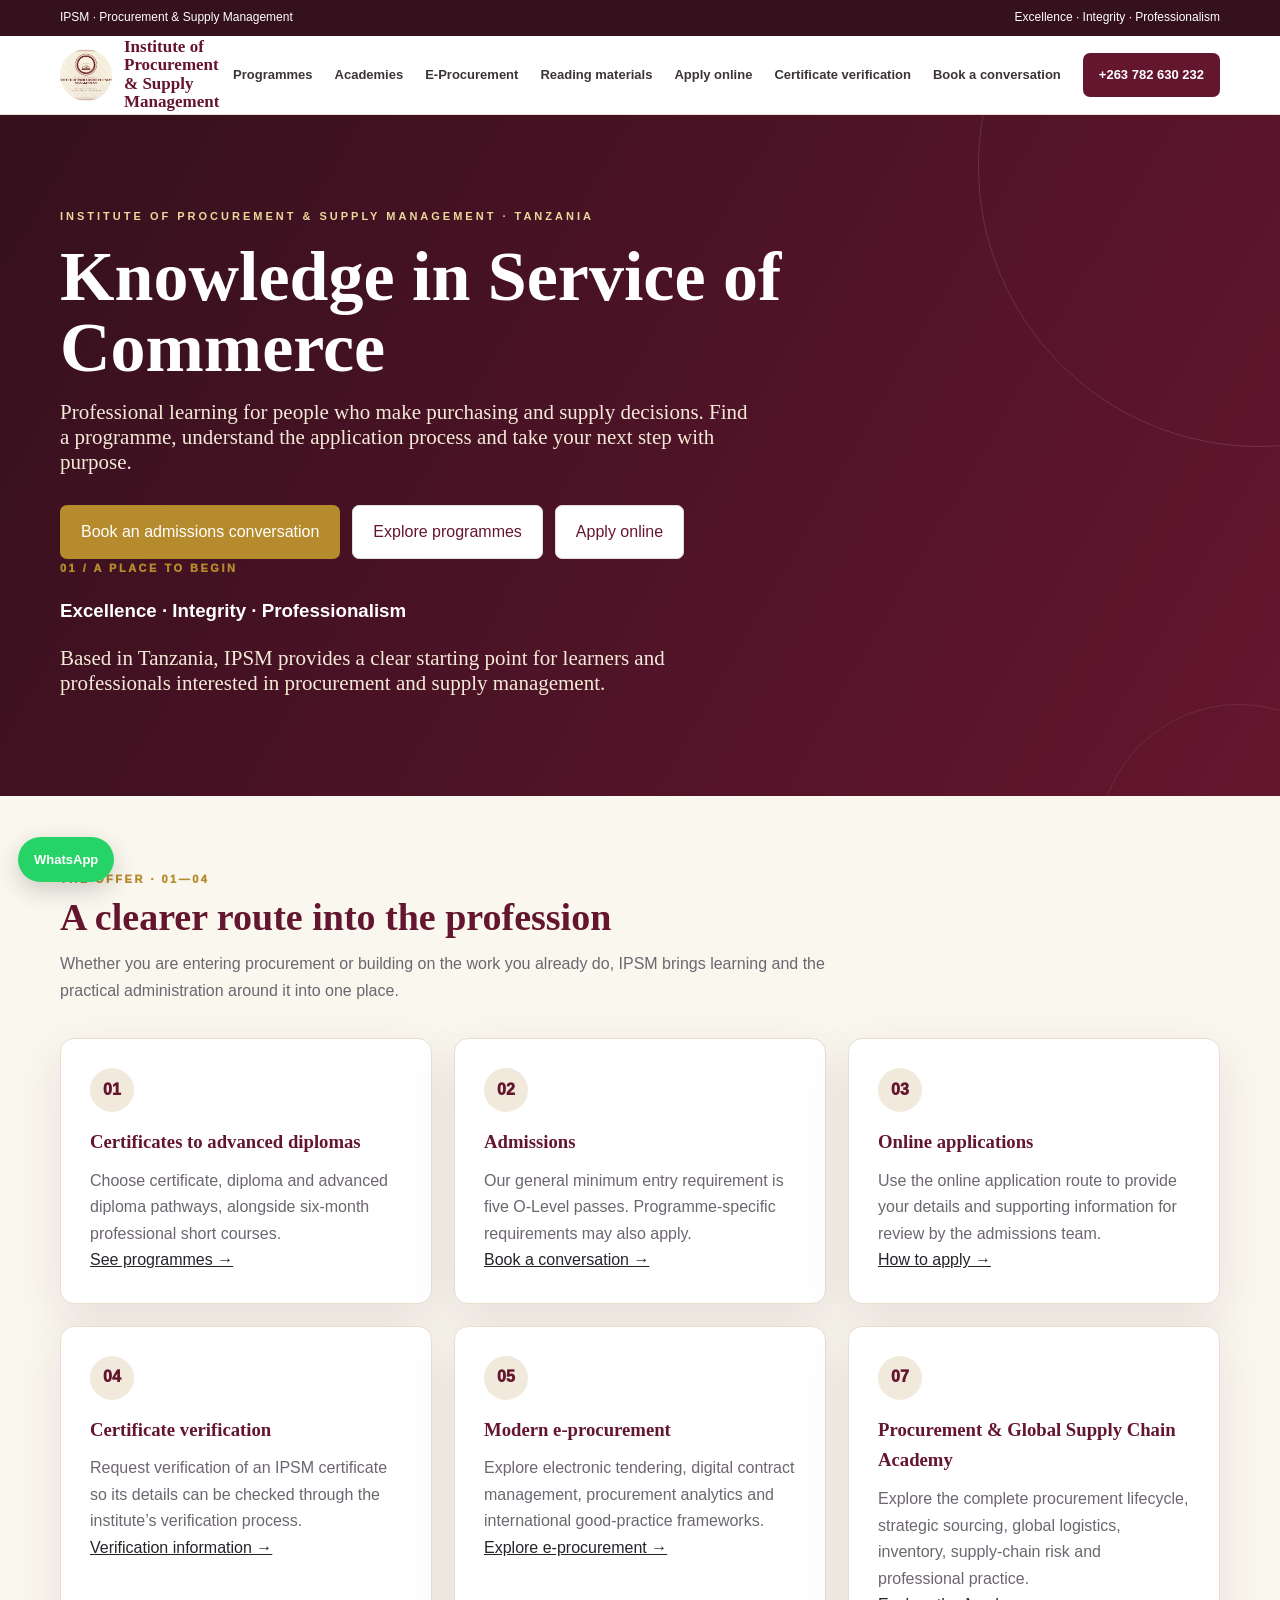
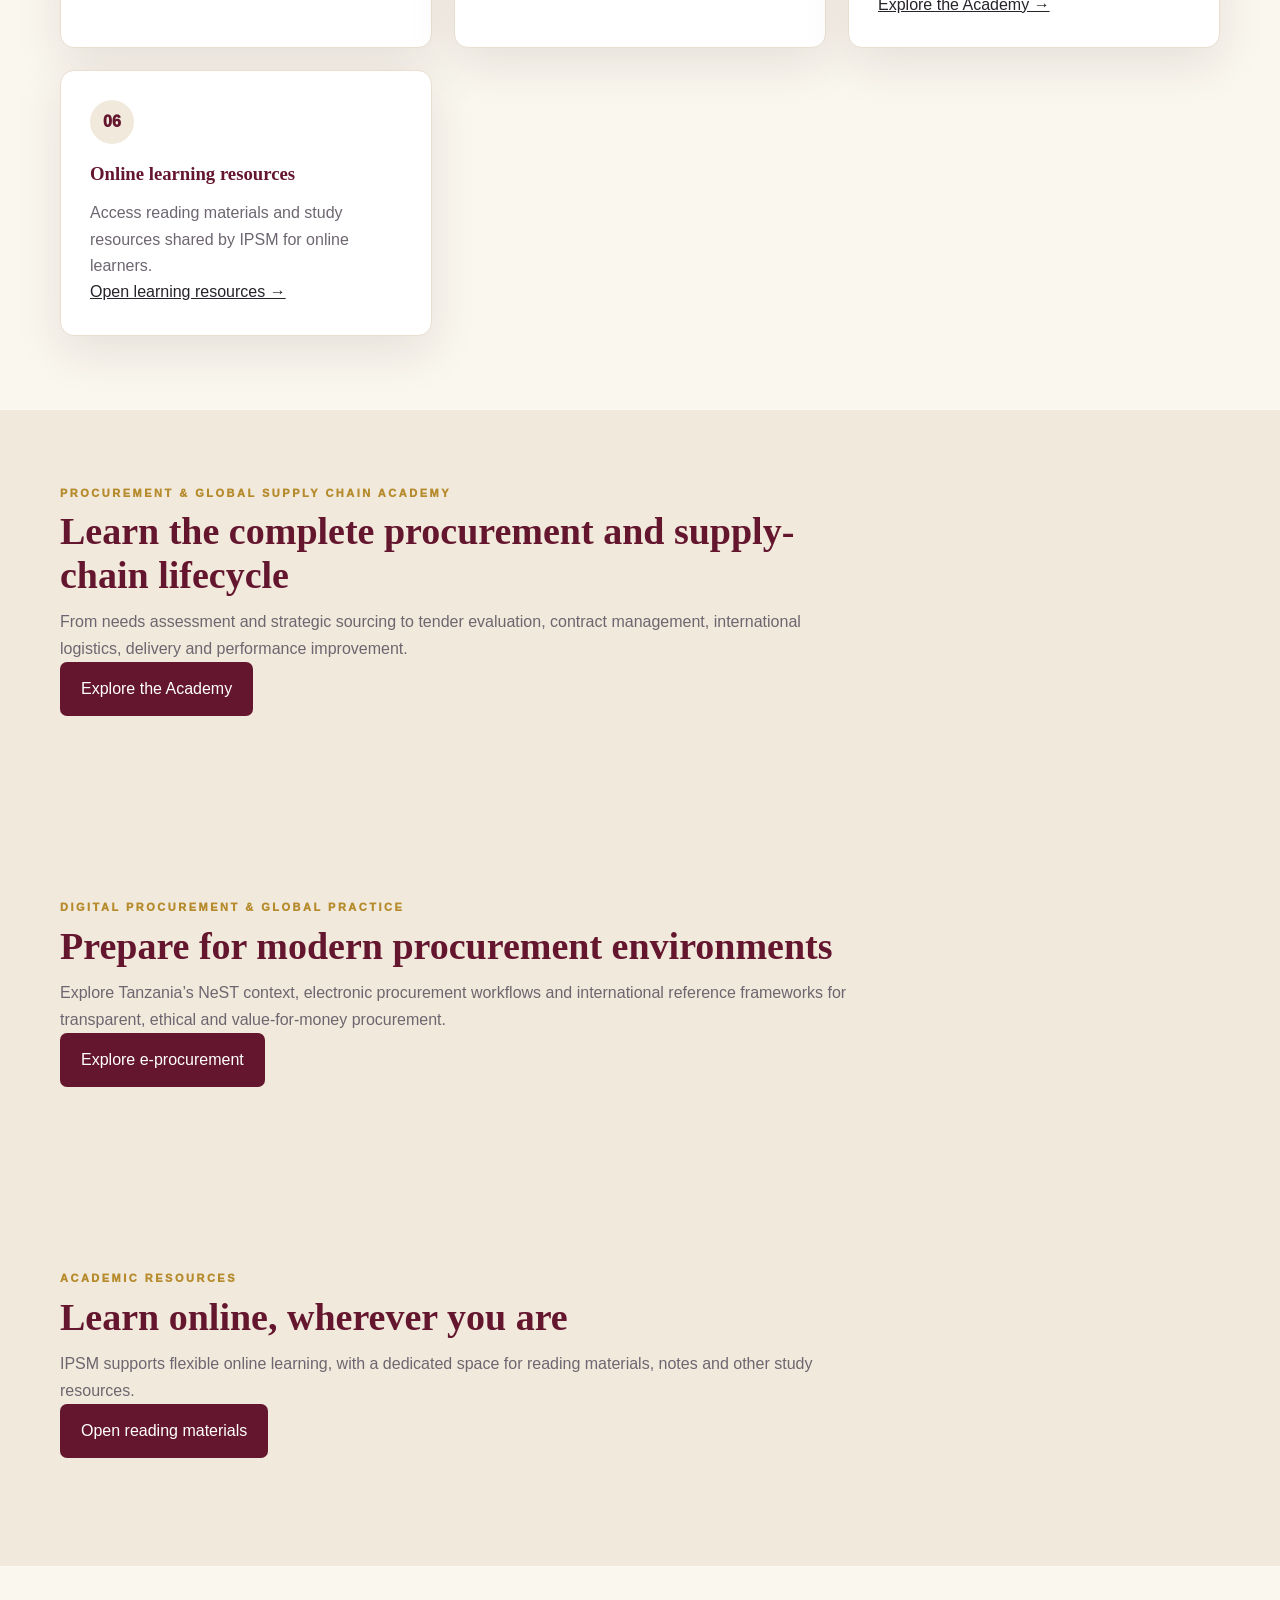
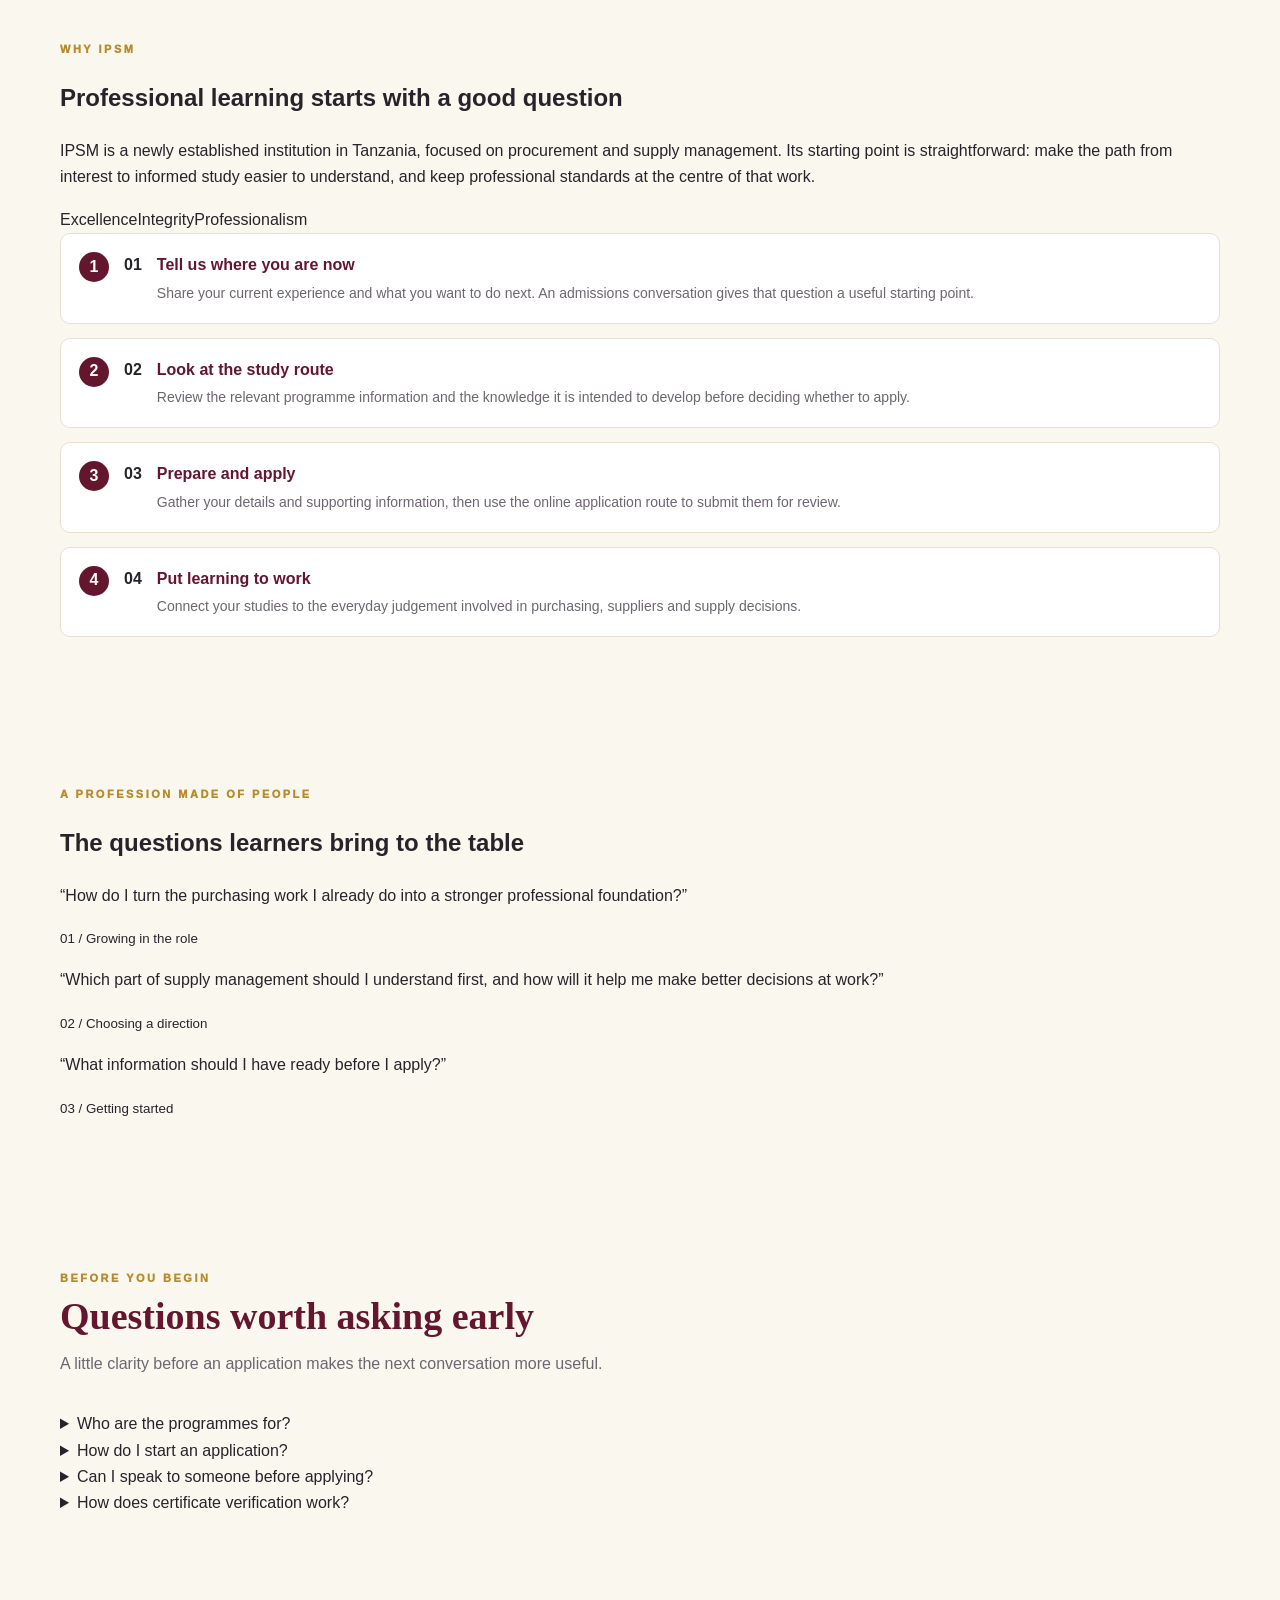
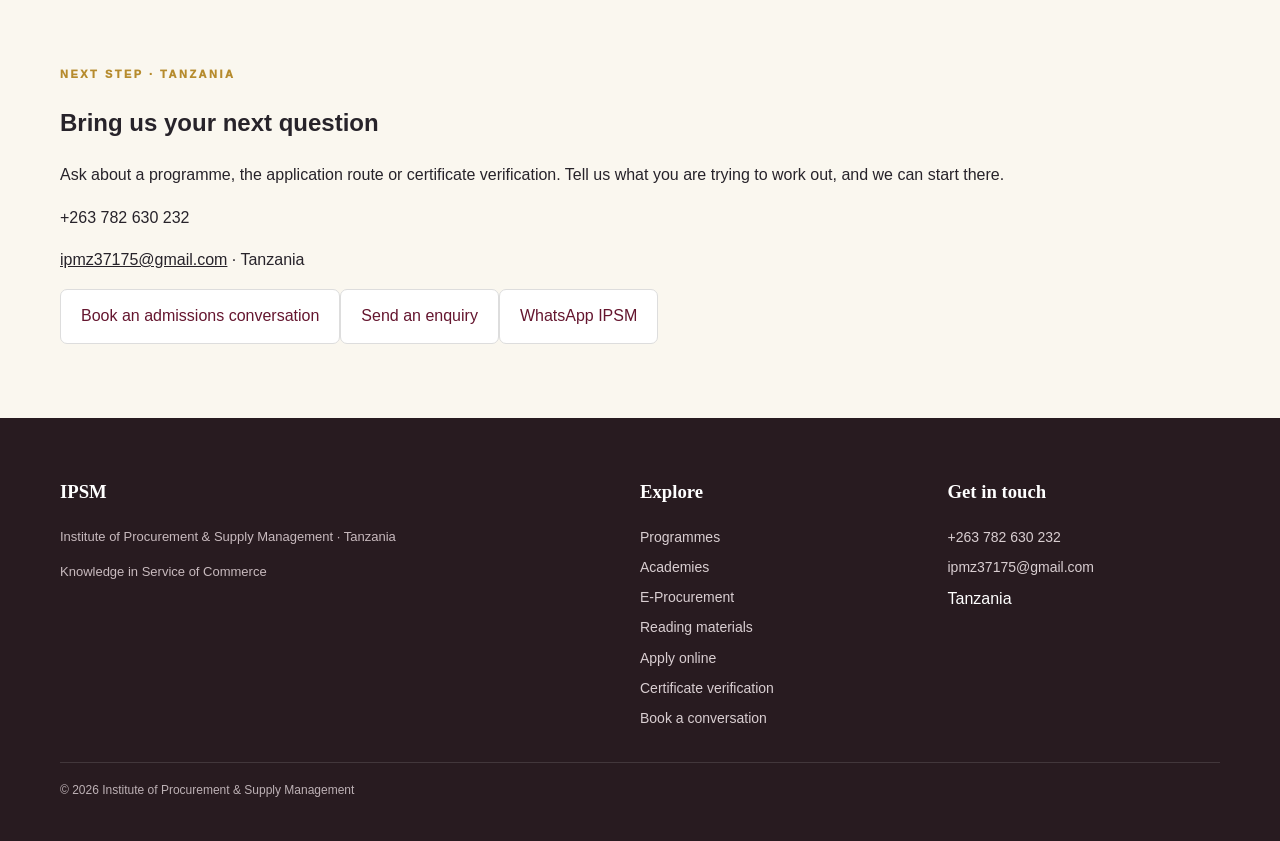
<file: index.html>
<!doctype html><html lang="en"><head><meta charset="utf-8"><meta name="viewport" content="width=device-width,initial-scale=1"><meta name="description" content="Institute of Procurement & Supply Management, Tanzania — Knowledge in Service of Commerce."><meta name="theme-color" content="#65162f"><title>IPSM | Procurement & Supply Management</title><link rel="icon" href="assets/ipsm-nameplate.png"><link rel="stylesheet" href="style.css"></head><body>
<div class="top"><div class="container"><span>IPSM · Procurement &amp; Supply Management</span><span>Excellence · Integrity · Professionalism</span></div></div>
<header class="site-header"><div class="container nav"><a class="brand" href="index.html"><img src="assets/ipsm-nameplate.png" alt="IPSM nameplate"><span>Institute of Procurement<br>&amp; Supply Management</span></a><button class="nav-toggle" aria-label="Open navigation" aria-expanded="false">☰</button><nav class="menu"><a href="programmes.html">Programmes</a><a href="academies.html">Academies</a><a href="eprocurement.html">E-Procurement</a><a href="resources.html">Reading materials</a><a href="apply.html">Apply online</a><a href="verify.html">Certificate verification</a><a href="admissions.html">Book a conversation</a><a class="cta" href="https://wa.me/263782630232" target="_blank" rel="noopener">+263 782 630 232</a></nav></div></header>
<main>
<section class="hero"><div class="container hero-grid"><div><div class="kicker">INSTITUTE OF PROCUREMENT &amp; SUPPLY MANAGEMENT · TANZANIA</div><h1>Knowledge in Service of Commerce</h1><p>Professional learning for people who make purchasing and supply decisions. Find a programme, understand the application process and take your next step with purpose.</p><div class="actions"><a class="btn btn-gold" href="admissions.html">Book an admissions conversation</a><a class="btn btn-light" href="programmes.html">Explore programmes</a><a class="btn btn-light" href="apply.html">Apply online</a></div></div><div class="hero-card"><div class="eyebrow">01 / A PLACE TO BEGIN</div><h3>Excellence · Integrity · Professionalism</h3><p>Based in Tanzania, IPSM provides a clear starting point for learners and professionals interested in procurement and supply management.</p></div></div></section>
<section><div class="container"><div class="section-head"><div class="eyebrow">THE OFFER · 01—04</div><h2>A clearer route into the profession</h2><p>Whether you are entering procurement or building on the work you already do, IPSM brings learning and the practical administration around it into one place.</p></div><div class="grid four"><div class="card"><div class="icon">01</div><h3>Certificates to advanced diplomas</h3><p>Choose certificate, diploma and advanced diploma pathways, alongside six-month professional short courses.</p><a href="programmes.html">See programmes →</a></div><div class="card"><div class="icon">02</div><h3>Admissions</h3><p>Our general minimum entry requirement is five O-Level passes. Programme-specific requirements may also apply.</p><a href="admissions.html">Book a conversation →</a></div><div class="card"><div class="icon">03</div><h3>Online applications</h3><p>Use the online application route to provide your details and supporting information for review by the admissions team.</p><a href="apply.html">How to apply →</a></div><div class="card"><div class="icon">04</div><h3>Certificate verification</h3><p>Request verification of an IPSM certificate so its details can be checked through the institute’s verification process.</p><a href="verify.html">Verification information →</a></div><div class="card"><div class="icon">05</div><h3>Modern e-procurement</h3><p>Explore electronic tendering, digital contract management, procurement analytics and international good-practice frameworks.</p><a href="eprocurement.html">Explore e-procurement →</a></div><div class="card"><div class="icon">07</div><h3>Procurement &amp; Global Supply Chain Academy</h3><p>Explore the complete procurement lifecycle, strategic sourcing, global logistics, inventory, supply-chain risk and professional practice.</p><a href="academies.html">Explore the Academy →</a></div><div class="card"><div class="icon">06</div><h3>Online learning resources</h3><p>Access reading materials and study resources shared by IPSM for online learners.</p><a href="resources.html">Open learning resources →</a></div></div></div></section>
<section class="band"><div class="container"><div class="section-head"><div class="eyebrow">PROCUREMENT &amp; GLOBAL SUPPLY CHAIN ACADEMY</div><h2>Learn the complete procurement and supply-chain lifecycle</h2><p>From needs assessment and strategic sourcing to tender evaluation, contract management, international logistics, delivery and performance improvement.</p><a class="btn btn-dark" href="academies.html">Explore the Academy</a></div></div></section><section class="band"><div class="container"><div class="section-head"><div class="eyebrow">DIGITAL PROCUREMENT &amp; GLOBAL PRACTICE</div><h2>Prepare for modern procurement environments</h2><p>Explore Tanzania’s NeST context, electronic procurement workflows and international reference frameworks for transparent, ethical and value-for-money procurement.</p><a class="btn btn-dark" href="eprocurement.html">Explore e-procurement</a></div></div></section>
<section class="band"><div class="container"><div class="section-head"><div class="eyebrow">ACADEMIC RESOURCES</div><h2>Learn online, wherever you are</h2><p>IPSM supports flexible online learning, with a dedicated space for reading materials, notes and other study resources.</p><a class="btn btn-dark" href="resources.html">Open reading materials</a></div></div></section>
<section><div class="container split"><div><div class="eyebrow">WHY IPSM</div><h2>Professional learning starts with a good question</h2><p>IPSM is a newly established institution in Tanzania, focused on procurement and supply management. Its starting point is straightforward: make the path from interest to informed study easier to understand, and keep professional standards at the centre of that work.</p><div class="pillars"><span>Excellence</span><span>Integrity</span><span>Professionalism</span></div></div><div class="steps"><div class="step"><b>01</b><div><h3>Tell us where you are now</h3><p>Share your current experience and what you want to do next. An admissions conversation gives that question a useful starting point.</p></div></div><div class="step"><b>02</b><div><h3>Look at the study route</h3><p>Review the relevant programme information and the knowledge it is intended to develop before deciding whether to apply.</p></div></div><div class="step"><b>03</b><div><h3>Prepare and apply</h3><p>Gather your details and supporting information, then use the online application route to submit them for review.</p></div></div><div class="step"><b>04</b><div><h3>Put learning to work</h3><p>Connect your studies to the everyday judgement involved in purchasing, suppliers and supply decisions.</p></div></div></div></div></section>
<section class="quote"><div class="container"><div class="eyebrow">A PROFESSION MADE OF PEOPLE</div><h2>The questions learners bring to the table</h2><div class="quote-grid"><div><p>“How do I turn the purchasing work I already do into a stronger professional foundation?”</p><small>01 / Growing in the role</small></div><div><p>“Which part of supply management should I understand first, and how will it help me make better decisions at work?”</p><small>02 / Choosing a direction</small></div><div><p>“What information should I have ready before I apply?”</p><small>03 / Getting started</small></div></div></div></section>
<section><div class="container"><div class="section-head"><div class="eyebrow">BEFORE YOU BEGIN</div><h2>Questions worth asking early</h2><p>A little clarity before an application makes the next conversation more useful.</p></div><div class="faq"><details><summary>Who are the programmes for?</summary><p>Speak with IPSM admissions about your current experience, qualifications and study goals to identify the appropriate route.</p></details><details><summary>How do I start an application?</summary><p>Review the programme information, prepare your supporting details and use the online application page.</p></details><details><summary>Can I speak to someone before applying?</summary><p>Yes. Use the admissions conversation route or contact IPSM directly by WhatsApp or email.</p></details><details><summary>How does certificate verification work?</summary><p>Submit the certificate details through the verification page so the institute can review the request.</p></details></div></div></section>
<section class="contact-band"><div class="container contact-grid"><div><div class="eyebrow">NEXT STEP · TANZANIA</div><h2>Bring us your next question</h2><p>Ask about a programme, the application route or certificate verification. Tell us what you are trying to work out, and we can start there.</p><div class="contact-number">+263 782 630 232</div><p><a href="mailto:ipmz37175@gmail.com">ipmz37175@gmail.com</a> · Tanzania</p></div><div class="contact-actions"><a class="btn btn-light" href="admissions.html">Book an admissions conversation</a><a class="btn btn-light" href="contact.html">Send an enquiry</a><a class="btn btn-light" href="https://wa.me/263782630232" target="_blank" rel="noopener">WhatsApp IPSM</a></div></div></section>
</main><footer><div class="container footer-grid"><div><h3>IPSM</h3><p class="small">Institute of Procurement &amp; Supply Management · Tanzania</p><p class="small">Knowledge in Service of Commerce</p></div><div><h3>Explore</h3><a href="programmes.html">Programmes</a><a href="academies.html">Academies</a><a href="eprocurement.html">E-Procurement</a><a href="resources.html">Reading materials</a><a href="apply.html">Apply online</a><a href="verify.html">Certificate verification</a><a href="admissions.html">Book a conversation</a></div><div><h3>Get in touch</h3><a href="https://wa.me/263782630232" target="_blank" rel="noopener">+263 782 630 232</a><a href="mailto:ipmz37175@gmail.com">ipmz37175@gmail.com</a><span>Tanzania</span></div></div><div class="container copyright">© <span data-year></span> Institute of Procurement &amp; Supply Management</div></footer><a class="whatsapp-float" href="https://wa.me/263782630232" target="_blank" rel="noopener" aria-label="Chat with IPSM on WhatsApp">WhatsApp</a><button class="backtop" aria-label="Back to top">↑</button><script src="script.js"></script></body></html>
</file>
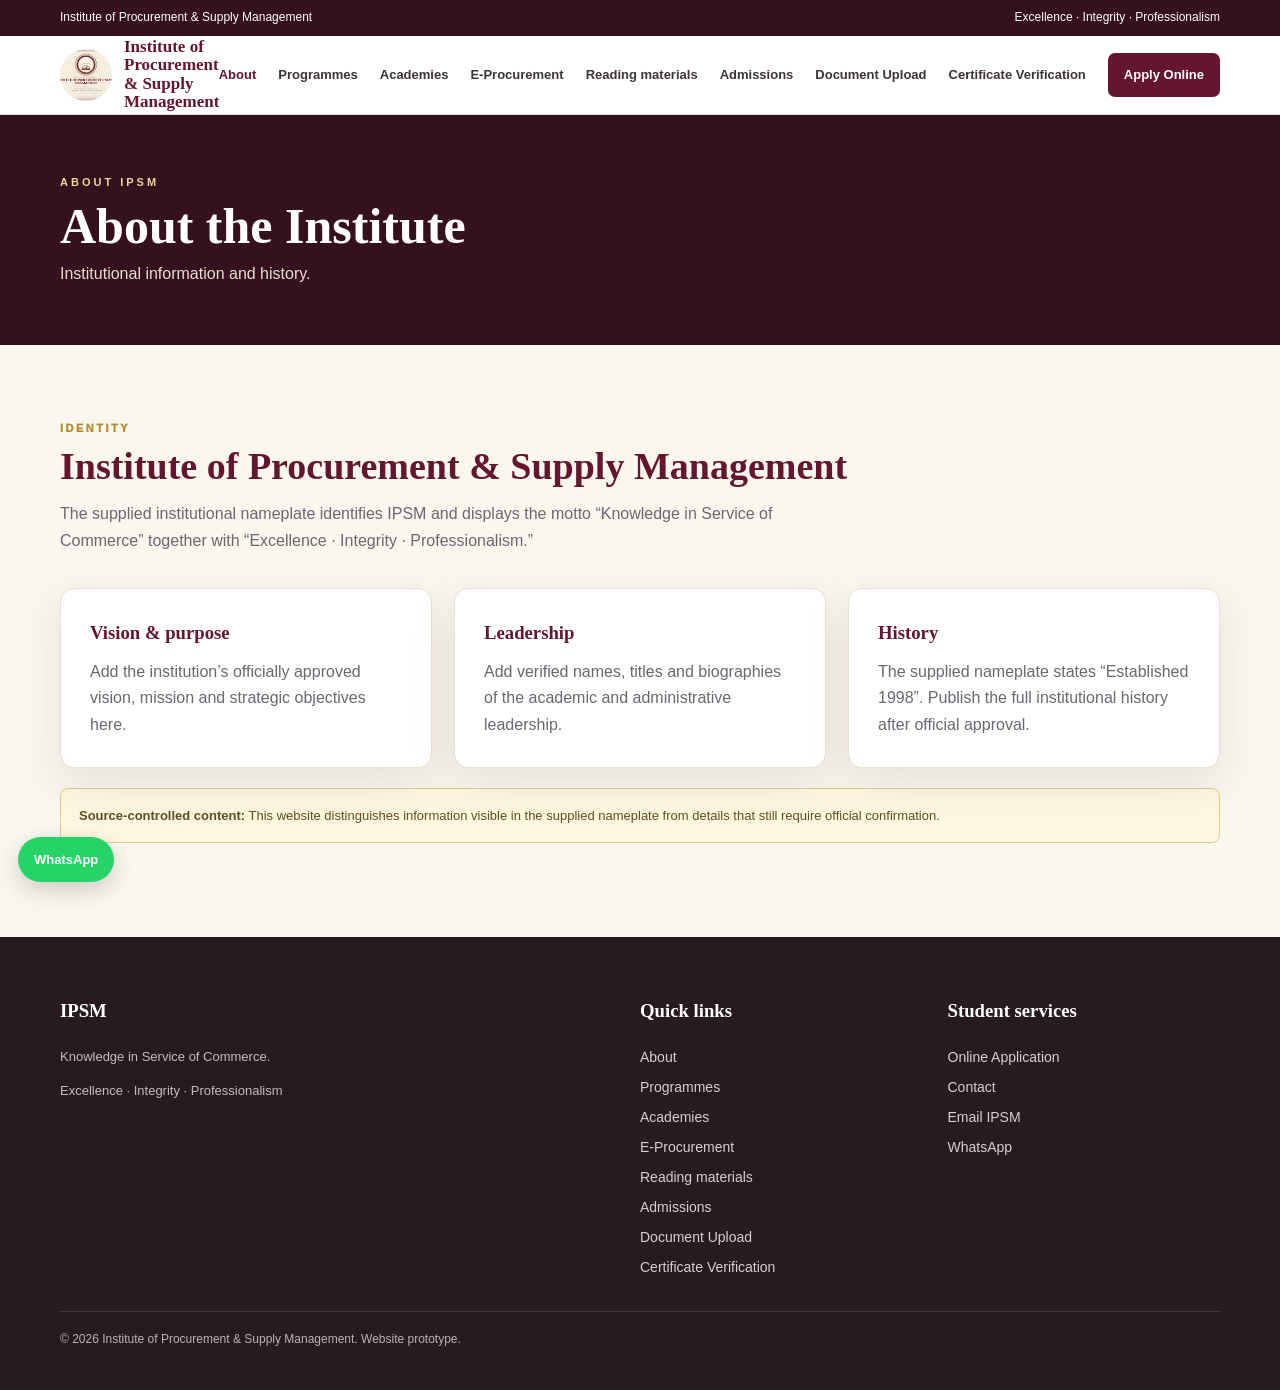
<file: about.html>
<!doctype html><html lang="en"><head><meta charset="utf-8"><meta name="viewport" content="width=device-width,initial-scale=1"><meta name="description" content="Institute of Procurement & Supply Management — Knowledge in Service of Commerce."><meta name="theme-color" content="#65162f"><title>About | IPSM</title><link rel="icon" href="assets/ipsm-nameplate.png"><link rel="stylesheet" href="style.css"></head><body><div class="top"><div class="container"><span>Institute of Procurement &amp; Supply Management</span><span>Excellence · Integrity · Professionalism</span></div></div><header class="site-header"><div class="container nav"><a class="brand" href="index.html"><img src="assets/ipsm-nameplate.png" alt="IPSM nameplate"><span>Institute of Procurement<br>&amp; Supply Management</span></a><button class="nav-toggle" aria-label="Open navigation" aria-expanded="false">☰</button><nav class="menu"><a href="about.html">About</a><a href="programmes.html">Programmes</a><a href="academies.html">Academies</a><a href="eprocurement.html">E-Procurement</a><a href="resources.html">Reading materials</a><a href="admissions.html">Admissions</a><a href="documents.html">Document Upload</a><a href="verify.html">Certificate Verification</a><a class="cta" href="apply.html">Apply Online</a></nav></div></header><main><section class="pagehero"><div class="container"><div class="kicker">ABOUT IPSM</div><h1>About the Institute</h1><p>Institutional information and history.</p></div></section><section><div class="container"><div class="section-head"><div class="eyebrow">IDENTITY</div><h2>Institute of Procurement &amp; Supply Management</h2><p>The supplied institutional nameplate identifies IPSM and displays the motto “Knowledge in Service of Commerce” together with “Excellence · Integrity · Professionalism.”</p></div><div class="grid"><div class="card"><h3>Vision &amp; purpose</h3><p>Add the institution’s officially approved vision, mission and strategic objectives here.</p></div><div class="card"><h3>Leadership</h3><p>Add verified names, titles and biographies of the academic and administrative leadership.</p></div><div class="card"><h3>History</h3><p>The supplied nameplate states “Established 1998”. Publish the full institutional history after official approval.</p></div></div><div class="notice"><strong>Source-controlled content:</strong> This website distinguishes information visible in the supplied nameplate from details that still require official confirmation.</div></div></section></main><footer><div class="container footer-grid"><div><h3>IPSM</h3><p class="small">Knowledge in Service of Commerce.</p><p class="small">Excellence · Integrity · Professionalism</p></div><div><h3>Quick links</h3><a href="about.html">About</a><a href="programmes.html">Programmes</a><a href="academies.html">Academies</a><a href="eprocurement.html">E-Procurement</a><a href="resources.html">Reading materials</a><a href="admissions.html">Admissions</a><a href="documents.html">Document Upload</a><a href="verify.html">Certificate Verification</a></div><div><h3>Student services</h3><a href="apply.html">Online Application</a><a href="contact.html">Contact</a><a href="mailto:ipmz37175@gmail.com">Email IPSM</a><a href="https://wa.me/263782630232" target="_blank" rel="noopener">WhatsApp</a></div></div><div class="container copyright">© <span data-year></span> Institute of Procurement &amp; Supply Management. Website prototype.</div></footer><a class="whatsapp-float" href="https://wa.me/263782630232" target="_blank" rel="noopener" aria-label="Chat with IPSM on WhatsApp">WhatsApp</a><button class="backtop" aria-label="Back to top">↑</button><script src="script.js"></script></body></html>
</file>
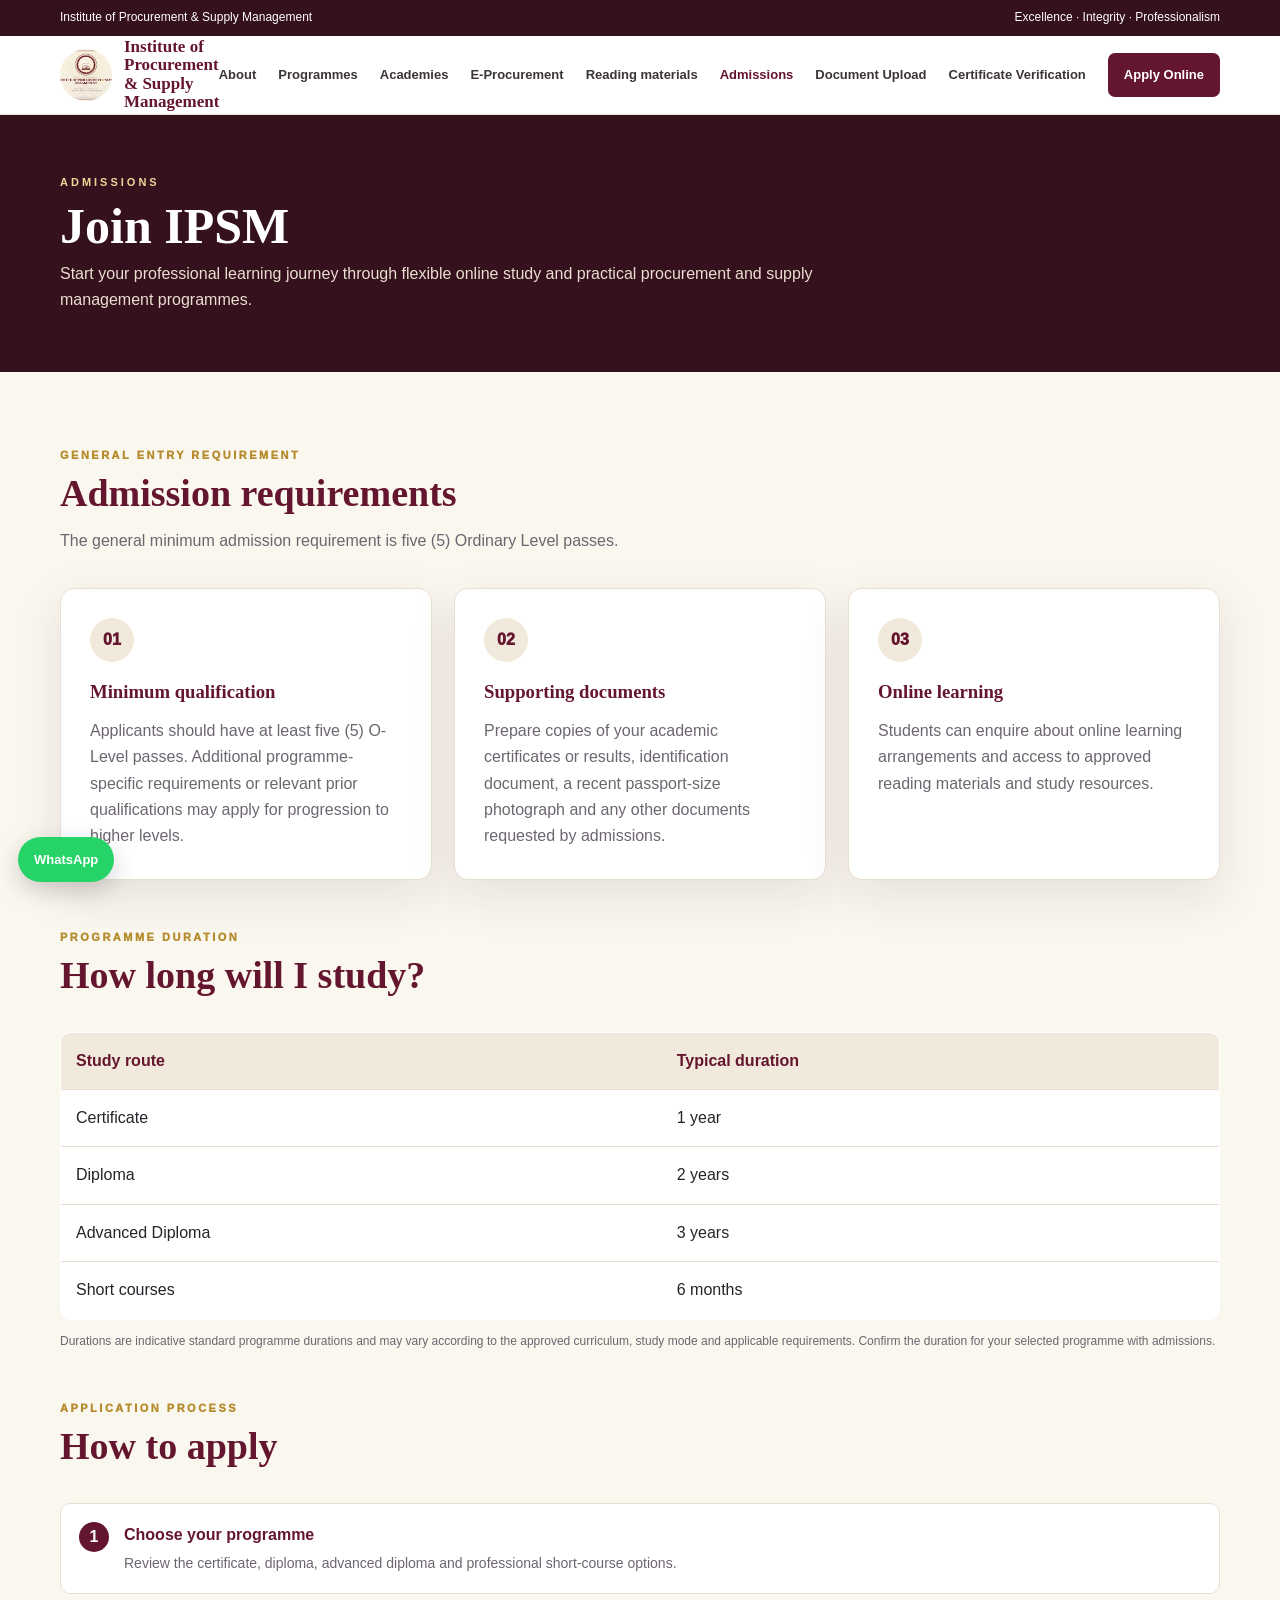
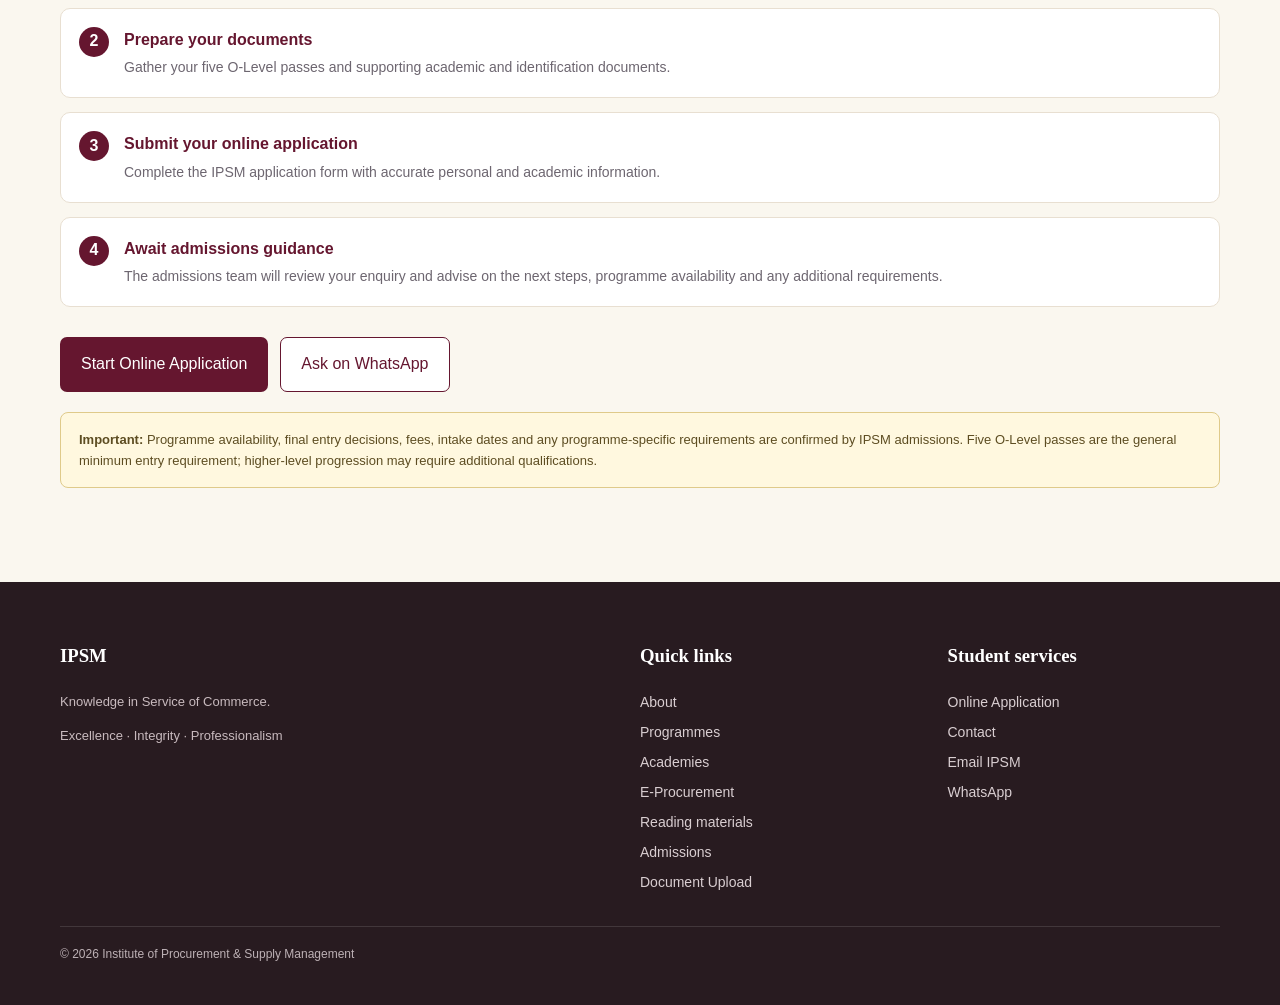
<file: admissions.html>
<!doctype html><html lang="en"><head><meta charset="utf-8"><meta name="viewport" content="width=device-width,initial-scale=1"><meta name="description" content="IPSM admission requirements and online application information."><meta name="theme-color" content="#65162f"><title>Admissions | IPSM</title><link rel="icon" href="assets/ipsm-nameplate.png"><link rel="stylesheet" href="style.css"></head><body><div class="top"><div class="container"><span>Institute of Procurement &amp; Supply Management</span><span>Excellence · Integrity · Professionalism</span></div></div><header class="site-header"><div class="container nav"><a class="brand" href="index.html"><img src="assets/ipsm-nameplate.png" alt="IPSM nameplate"><span>Institute of Procurement<br>&amp; Supply Management</span></a><button class="nav-toggle" aria-label="Open navigation" aria-expanded="false">☰</button><nav class="menu"><a href="about.html">About</a><a href="programmes.html">Programmes</a><a href="academies.html">Academies</a><a href="eprocurement.html">E-Procurement</a><a href="resources.html">Reading materials</a><a href="admissions.html">Admissions</a><a href="documents.html">Document Upload</a><a href="verify.html">Certificate Verification</a><a class="cta" href="apply.html">Apply Online</a></nav></div></header><main><section class="pagehero"><div class="container"><div class="kicker">ADMISSIONS</div><h1>Join IPSM</h1><p>Start your professional learning journey through flexible online study and practical procurement and supply management programmes.</p></div></section><section><div class="container"><div class="section-head"><div class="eyebrow">GENERAL ENTRY REQUIREMENT</div><h2>Admission requirements</h2><p>The general minimum admission requirement is five (5) Ordinary Level passes.</p></div><div class="grid"><div class="card"><div class="icon">01</div><h3>Minimum qualification</h3><p>Applicants should have at least five (5) O-Level passes. Additional programme-specific requirements or relevant prior qualifications may apply for progression to higher levels.</p></div><div class="card"><div class="icon">02</div><h3>Supporting documents</h3><p>Prepare copies of your academic certificates or results, identification document, a recent passport-size photograph and any other documents requested by admissions.</p></div><div class="card"><div class="icon">03</div><h3>Online learning</h3><p>Students can enquire about online learning arrangements and access to approved reading materials and study resources.</p></div></div><div class="section-head" style="margin-top:48px"><div class="eyebrow">PROGRAMME DURATION</div><h2>How long will I study?</h2></div><div class="table-wrap"><table class="table"><thead><tr><th>Study route</th><th>Typical duration</th></tr></thead><tbody><tr><td>Certificate</td><td>1 year</td></tr><tr><td>Diploma</td><td>2 years</td></tr><tr><td>Advanced Diploma</td><td>3 years</td></tr><tr><td>Short courses</td><td>6 months</td></tr></tbody></table></div><p class="help">Durations are indicative standard programme durations and may vary according to the approved curriculum, study mode and applicable requirements. Confirm the duration for your selected programme with admissions.</p><div class="section-head" style="margin-top:48px"><div class="eyebrow">APPLICATION PROCESS</div><h2>How to apply</h2></div><div class="steps"><div class="step"><div><h3>Choose your programme</h3><p>Review the certificate, diploma, advanced diploma and professional short-course options.</p></div></div><div class="step"><div><h3>Prepare your documents</h3><p>Gather your five O-Level passes and supporting academic and identification documents.</p></div></div><div class="step"><div><h3>Submit your online application</h3><p>Complete the IPSM application form with accurate personal and academic information.</p></div></div><div class="step"><div><h3>Await admissions guidance</h3><p>The admissions team will review your enquiry and advise on the next steps, programme availability and any additional requirements.</p></div></div></div><div class="actions"><a class="btn btn-dark" href="apply.html">Start Online Application</a><a class="btn btn-outline" href="https://wa.me/263782630232" target="_blank" rel="noopener">Ask on WhatsApp</a></div><div class="notice"><strong>Important:</strong> Programme availability, final entry decisions, fees, intake dates and any programme-specific requirements are confirmed by IPSM admissions. Five O-Level passes are the general minimum entry requirement; higher-level progression may require additional qualifications.</div></div></section></main><footer><div class="container footer-grid"><div><h3>IPSM</h3><p class="small">Knowledge in Service of Commerce.</p><p class="small">Excellence · Integrity · Professionalism</p></div><div><h3>Quick links</h3><a href="about.html">About</a><a href="programmes.html">Programmes</a><a href="academies.html">Academies</a><a href="eprocurement.html">E-Procurement</a><a href="resources.html">Reading materials</a><a href="admissions.html">Admissions</a><a href="documents.html">Document Upload</a></div><div><h3>Student services</h3><a href="apply.html">Online Application</a><a href="contact.html">Contact</a><a href="mailto:ipmz37175@gmail.com">Email IPSM</a><a href="https://wa.me/263782630232" target="_blank" rel="noopener">WhatsApp</a></div></div><div class="container copyright">© <span data-year></span> Institute of Procurement &amp; Supply Management</div></footer><a class="whatsapp-float" href="https://wa.me/263782630232" target="_blank" rel="noopener" aria-label="Chat with IPSM on WhatsApp">WhatsApp</a><button class="backtop" aria-label="Back to top">↑</button><script src="script.js"></script></body></html>
</file>
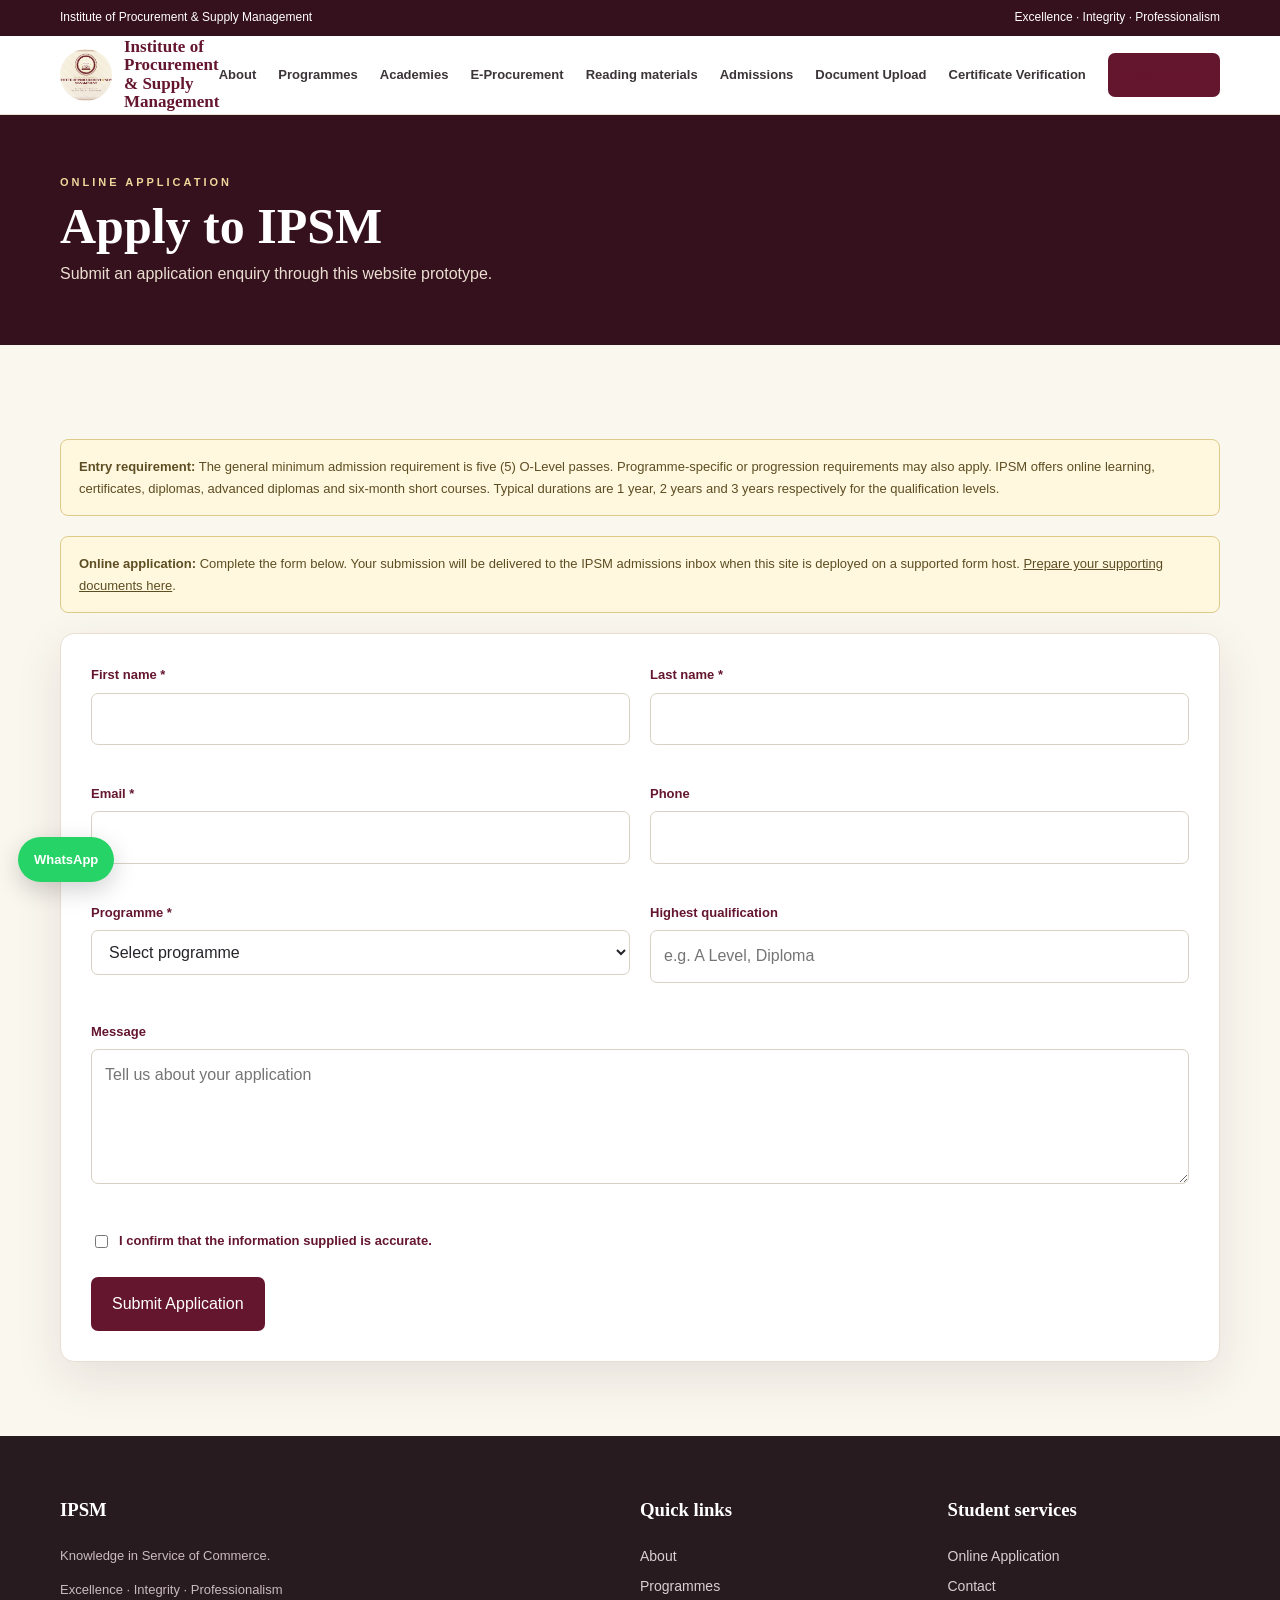
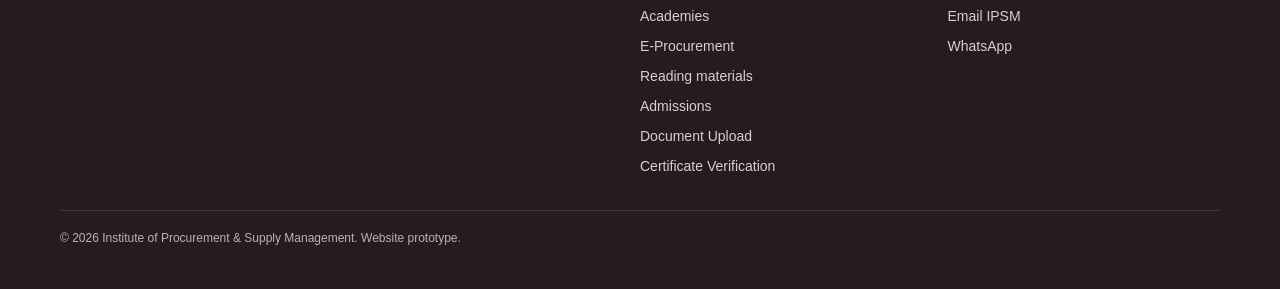
<file: apply.html>
<!doctype html><html lang="en"><head><meta charset="utf-8"><meta name="viewport" content="width=device-width,initial-scale=1"><meta name="description" content="Institute of Procurement & Supply Management — Knowledge in Service of Commerce."><meta name="theme-color" content="#65162f"><title>Apply Online | IPSM</title><link rel="icon" href="assets/ipsm-nameplate.png"><link rel="stylesheet" href="style.css"></head><body><div class="top"><div class="container"><span>Institute of Procurement &amp; Supply Management</span><span>Excellence · Integrity · Professionalism</span></div></div><header class="site-header"><div class="container nav"><a class="brand" href="index.html"><img src="assets/ipsm-nameplate.png" alt="IPSM nameplate"><span>Institute of Procurement<br>&amp; Supply Management</span></a><button class="nav-toggle" aria-label="Open navigation" aria-expanded="false">☰</button><nav class="menu"><a href="about.html">About</a><a href="programmes.html">Programmes</a><a href="academies.html">Academies</a><a href="eprocurement.html">E-Procurement</a><a href="resources.html">Reading materials</a><a href="admissions.html">Admissions</a><a href="documents.html">Document Upload</a><a href="verify.html">Certificate Verification</a><a class="cta" href="apply.html">Apply Online</a></nav></div></header><main><section class="pagehero"><div class="container"><div class="kicker">ONLINE APPLICATION</div><h1>Apply to IPSM</h1><p>Submit an application enquiry through this website prototype.</p></div></section><section><div class="container"><div class="notice"><strong>Entry requirement:</strong> The general minimum admission requirement is five (5) O-Level passes. Programme-specific or progression requirements may also apply. IPSM offers online learning, certificates, diplomas, advanced diplomas and six-month short courses. Typical durations are 1 year, 2 years and 3 years respectively for the qualification levels.</div><div class="notice"><strong>Online application:</strong> Complete the form below. Your submission will be delivered to the IPSM admissions inbox when this site is deployed on a supported form host. <a href="documents.html">Prepare your supporting documents here</a>.</div><form id="applicationForm" name="ipsm-application" method="POST" data-netlify="true" netlify-honeypot="bot-field" action="success.html">
<input type="hidden" name="form-name" value="ipsm-application"><p class="hidden"><label>Do not fill this out: <input name="bot-field"></label></p><div class="formgrid"><div class="field"><label for="first_name">First name *</label><input id="first_name" required name="first_name" autocomplete="given-name"></div><div class="field"><label for="last_name">Last name *</label><input id="last_name" required name="last_name" autocomplete="family-name"></div><div class="field"><label for="email">Email *</label><input id="email" required type="email" name="email" autocomplete="email"></div><div class="field"><label for="phone">Phone</label><input id="phone" name="phone" autocomplete="tel"></div><div class="field"><label for="programme">Programme *</label><select id="programme" required name="programme"><option value="">Select programme</option><option>Certificate in Purchasing &amp; Supply Management</option><option>Diploma in Purchasing &amp; Supply Management</option><option>Advanced Diploma in Purchasing &amp; Supply Management</option><option>Procurement &amp; Logistics</option><option>Public Procurement &amp; Tender Management (6 months)</option><option>Stores &amp; Inventory Management (6 months)</option><option>Logistics &amp; Supply Chain Management (6 months)</option><option>Contract Management (6 months)</option><option>Supplier Relationship Management (6 months)</option><option>Negotiation &amp; Procurement Ethics (6 months)</option></select></div><div class="field"><label for="qualification">Highest qualification</label><input id="qualification" name="qualification" placeholder="e.g. A Level, Diploma"></div><div class="field full"><label for="message">Message</label><textarea id="message" name="message" placeholder="Tell us about your application"></textarea></div><div class="field full"><label class="check"><input required type="checkbox"> <span>I confirm that the information supplied is accurate.</span></label></div></div><button class="btn btn-dark" type="submit">Submit Application</button><div id="success" class="alert">Your application has been submitted. Keep your confirmation details for follow-up with IPSM admissions.</div></form></div></section></main><footer><div class="container footer-grid"><div><h3>IPSM</h3><p class="small">Knowledge in Service of Commerce.</p><p class="small">Excellence · Integrity · Professionalism</p></div><div><h3>Quick links</h3><a href="about.html">About</a><a href="programmes.html">Programmes</a><a href="academies.html">Academies</a><a href="eprocurement.html">E-Procurement</a><a href="resources.html">Reading materials</a><a href="admissions.html">Admissions</a><a href="documents.html">Document Upload</a><a href="verify.html">Certificate Verification</a></div><div><h3>Student services</h3><a href="apply.html">Online Application</a><a href="contact.html">Contact</a><a href="mailto:ipmz37175@gmail.com">Email IPSM</a><a href="https://wa.me/263782630232" target="_blank" rel="noopener">WhatsApp</a></div></div><div class="container copyright">© <span data-year></span> Institute of Procurement &amp; Supply Management. Website prototype.</div></footer><a class="whatsapp-float" href="https://wa.me/263782630232" target="_blank" rel="noopener" aria-label="Chat with IPSM on WhatsApp">WhatsApp</a><button class="backtop" aria-label="Back to top">↑</button><script src="script.js"></script></body></html>
</file>
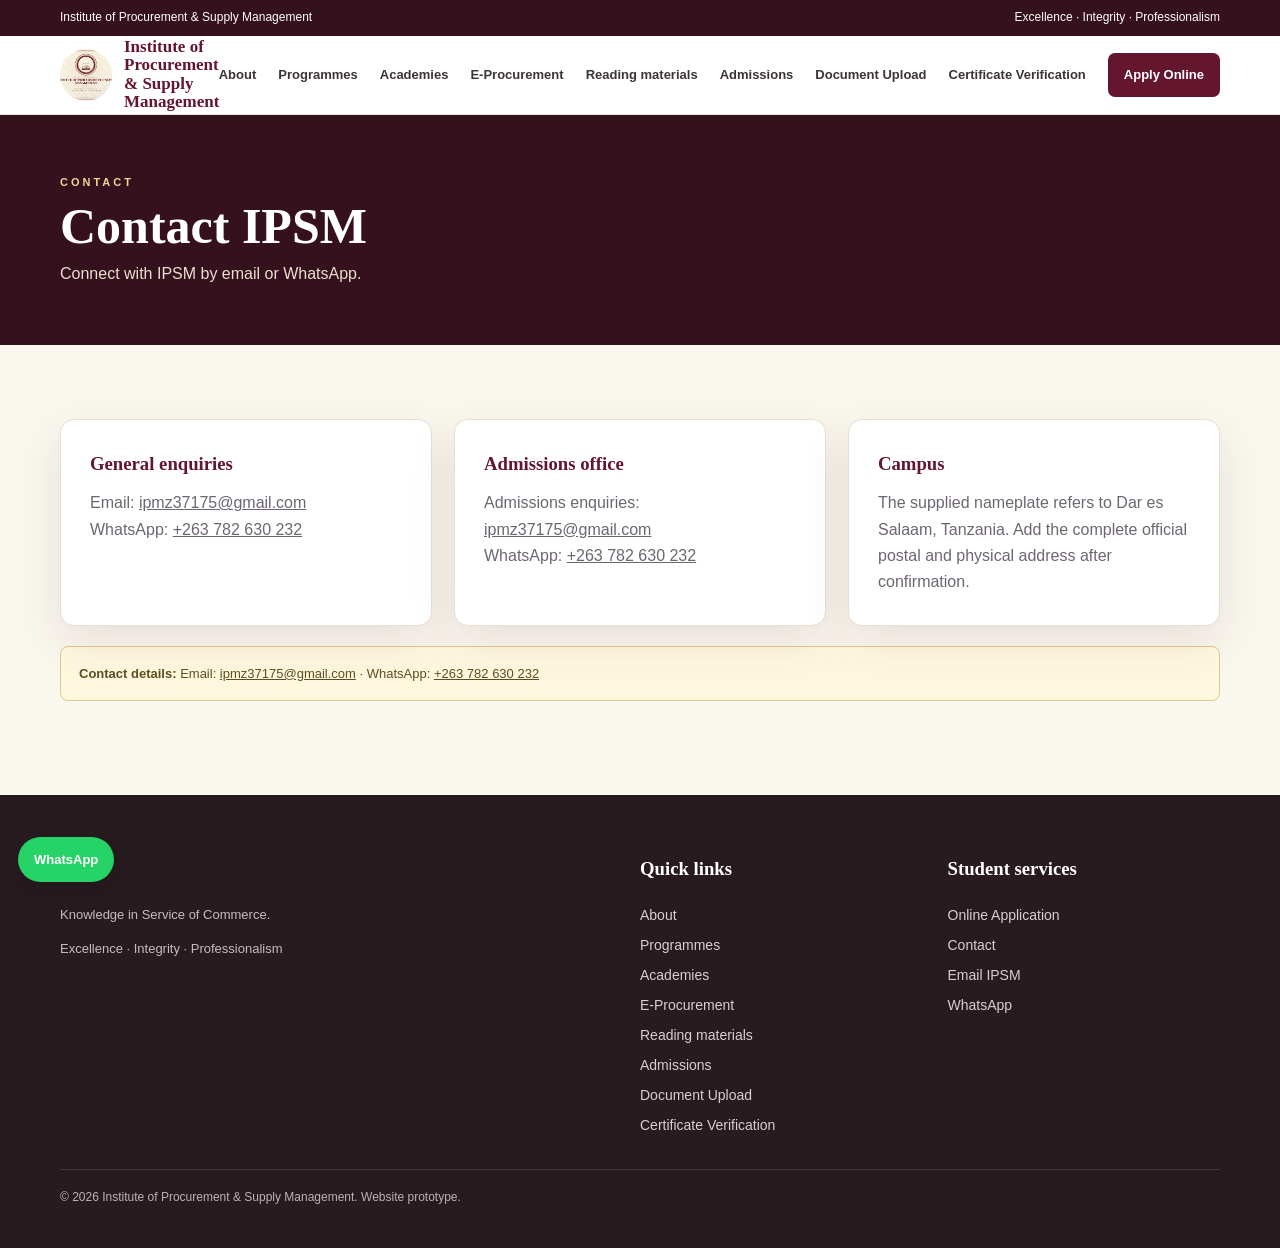
<file: contact.html>
<!doctype html><html lang="en"><head><meta charset="utf-8"><meta name="viewport" content="width=device-width,initial-scale=1"><meta name="description" content="Institute of Procurement & Supply Management — Knowledge in Service of Commerce."><meta name="theme-color" content="#65162f"><title>Contact | IPSM</title><link rel="icon" href="assets/ipsm-nameplate.png"><link rel="stylesheet" href="style.css"></head><body><div class="top"><div class="container"><span>Institute of Procurement &amp; Supply Management</span><span>Excellence · Integrity · Professionalism</span></div></div><header class="site-header"><div class="container nav"><a class="brand" href="index.html"><img src="assets/ipsm-nameplate.png" alt="IPSM nameplate"><span>Institute of Procurement<br>&amp; Supply Management</span></a><button class="nav-toggle" aria-label="Open navigation" aria-expanded="false">☰</button><nav class="menu"><a href="about.html">About</a><a href="programmes.html">Programmes</a><a href="academies.html">Academies</a><a href="eprocurement.html">E-Procurement</a><a href="resources.html">Reading materials</a><a href="admissions.html">Admissions</a><a href="documents.html">Document Upload</a><a href="verify.html">Certificate Verification</a><a class="cta" href="apply.html">Apply Online</a></nav></div></header><main><section class="pagehero"><div class="container"><div class="kicker">CONTACT</div><h1>Contact IPSM</h1><p>Connect with IPSM by email or WhatsApp.</p></div></section><section><div class="container"><div class="grid"><div class="card"><h3>General enquiries</h3><p class="muted">Email: <a href="mailto:ipmz37175@gmail.com">ipmz37175@gmail.com</a><br>WhatsApp: <a href="https://wa.me/263782630232" target="_blank" rel="noopener">+263 782 630 232</a></p></div><div class="card"><h3>Admissions office</h3><p class="muted">Admissions enquiries: <a href="mailto:ipmz37175@gmail.com">ipmz37175@gmail.com</a><br>WhatsApp: <a href="https://wa.me/263782630232" target="_blank" rel="noopener">+263 782 630 232</a></p></div><div class="card"><h3>Campus</h3><p class="muted">The supplied nameplate refers to Dar es Salaam, Tanzania. Add the complete official postal and physical address after confirmation.</p></div></div><div class="notice"><strong>Contact details:</strong> Email: <a href="mailto:ipmz37175@gmail.com">ipmz37175@gmail.com</a> · WhatsApp: <a href="https://wa.me/263782630232" target="_blank" rel="noopener">+263 782 630 232</a></div></div></section></main><footer><div class="container footer-grid"><div><h3>IPSM</h3><p class="small">Knowledge in Service of Commerce.</p><p class="small">Excellence · Integrity · Professionalism</p></div><div><h3>Quick links</h3><a href="about.html">About</a><a href="programmes.html">Programmes</a><a href="academies.html">Academies</a><a href="eprocurement.html">E-Procurement</a><a href="resources.html">Reading materials</a><a href="admissions.html">Admissions</a><a href="documents.html">Document Upload</a><a href="verify.html">Certificate Verification</a></div><div><h3>Student services</h3><a href="apply.html">Online Application</a><a href="contact.html">Contact</a><a href="mailto:ipmz37175@gmail.com">Email IPSM</a><a href="https://wa.me/263782630232" target="_blank" rel="noopener">WhatsApp</a></div></div><div class="container copyright">© <span data-year></span> Institute of Procurement &amp; Supply Management. Website prototype.</div></footer><a class="whatsapp-float" href="https://wa.me/263782630232" target="_blank" rel="noopener" aria-label="Chat with IPSM on WhatsApp">WhatsApp</a><button class="backtop" aria-label="Back to top">↑</button><script src="script.js"></script></body></html>
</file>
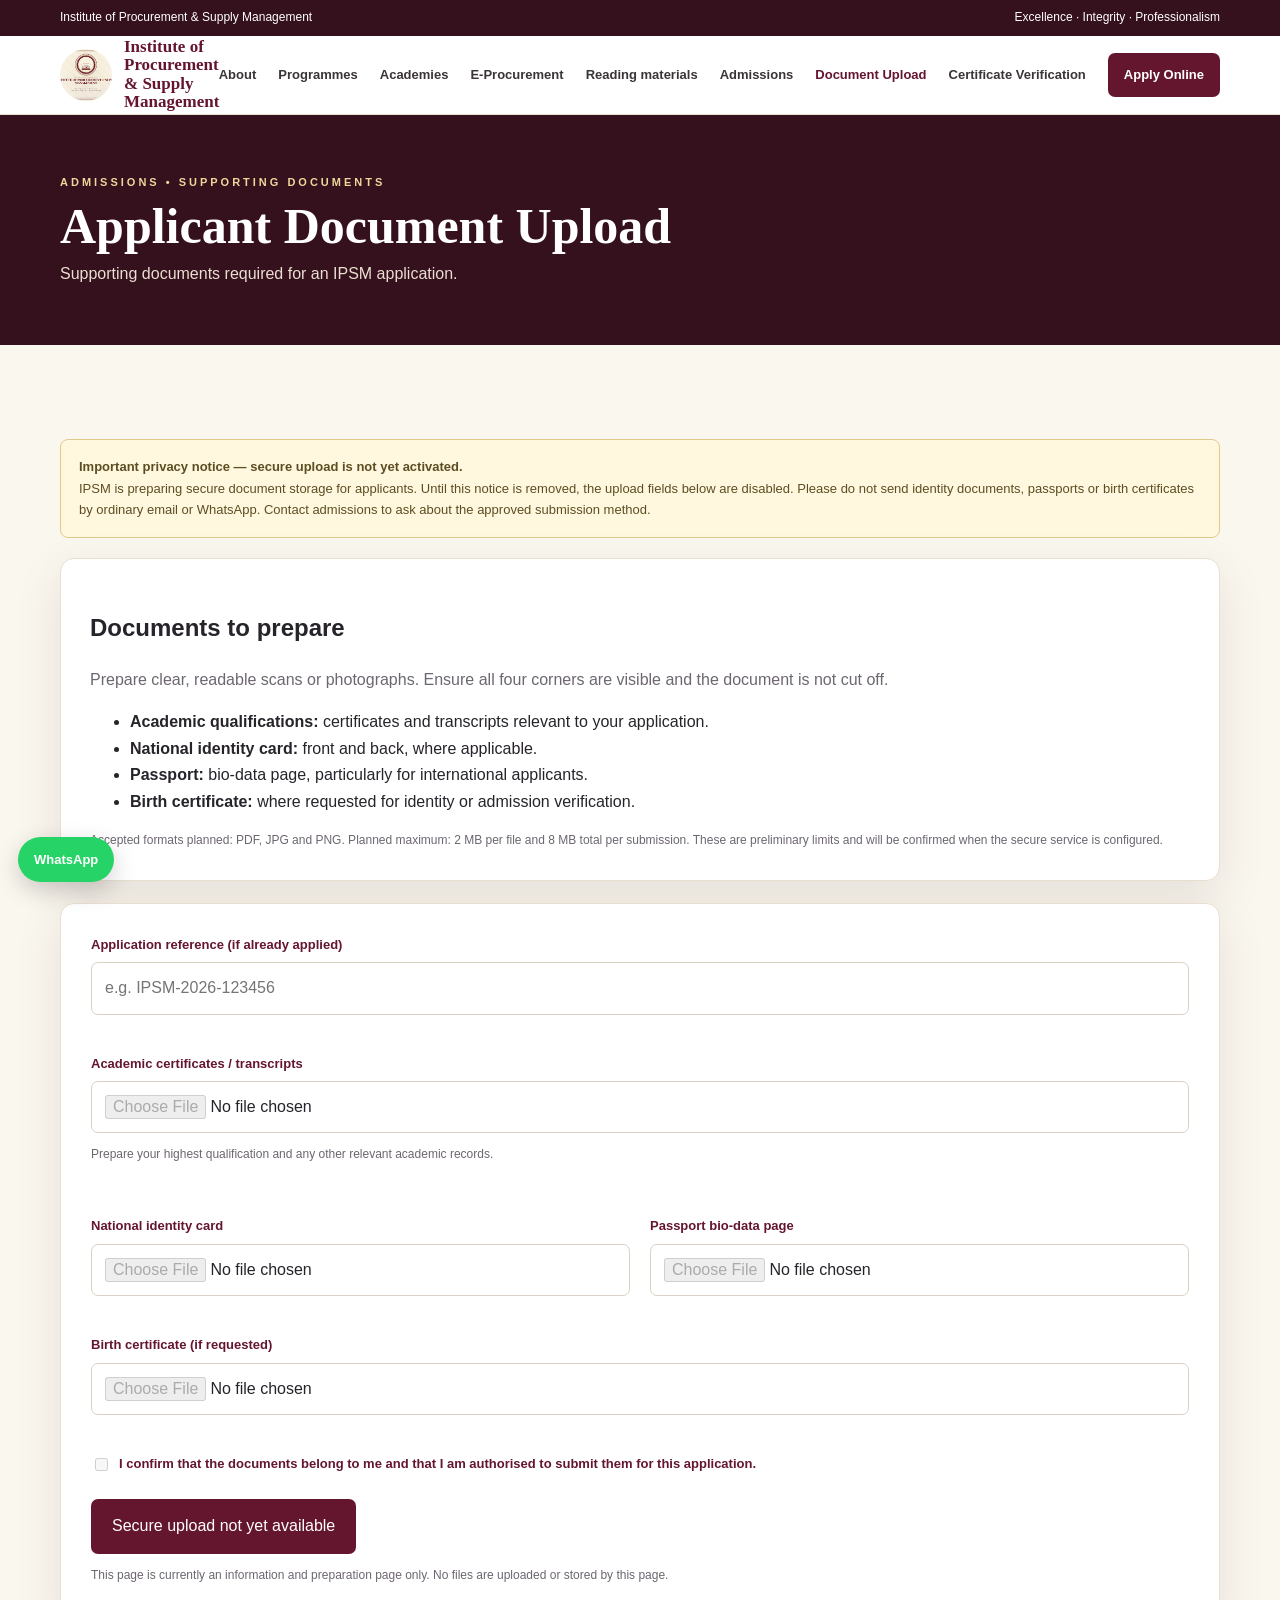
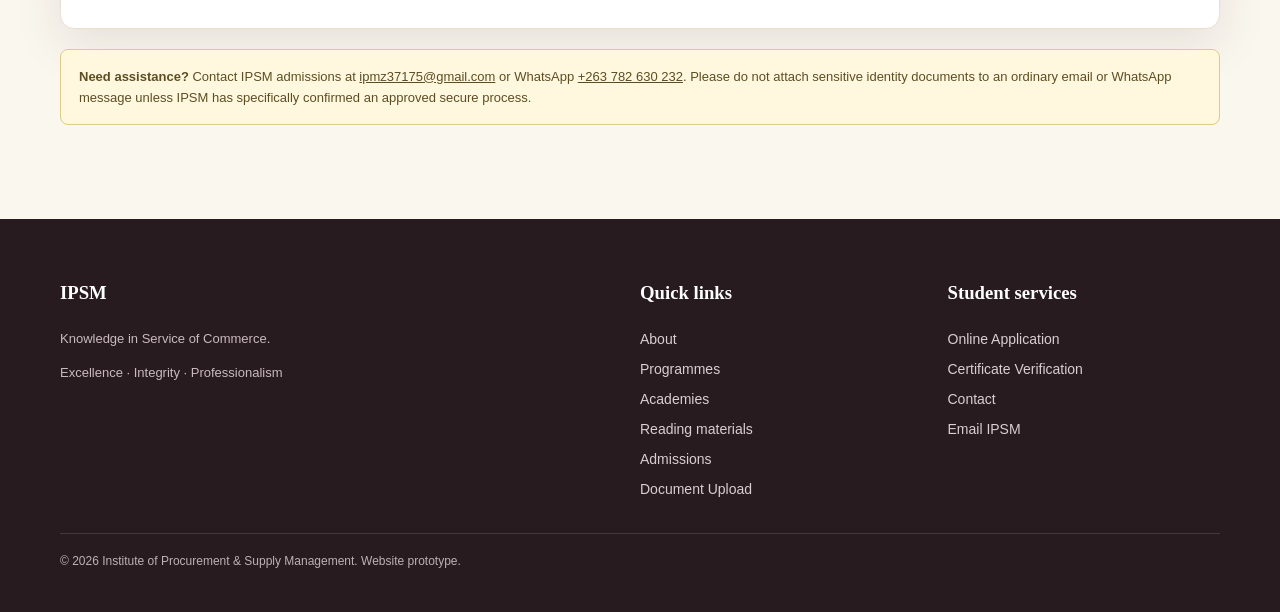
<file: documents.html>
<!doctype html>
<html lang="en">
<head>
<meta charset="utf-8"><meta name="viewport" content="width=device-width,initial-scale=1">
<meta name="description" content="IPSM applicant supporting document upload information.">
<meta name="theme-color" content="#65162f"><title>Applicant Document Upload | IPSM</title>
<link rel="icon" href="assets/ipsm-nameplate.png"><link rel="stylesheet" href="style.css">
</head>
<body>
<div class="top"><div class="container"><span>Institute of Procurement &amp; Supply Management</span><span>Excellence · Integrity · Professionalism</span></div></div>
<header class="site-header"><div class="container nav">
<a class="brand" href="index.html"><img src="assets/ipsm-nameplate.png" alt="IPSM nameplate"><span>Institute of Procurement<br>&amp; Supply Management</span></a>
<button class="nav-toggle" aria-label="Open navigation" aria-expanded="false">☰</button>
<nav class="menu"><a href="about.html">About</a><a href="programmes.html">Programmes</a><a href="academies.html">Academies</a><a href="eprocurement.html">E-Procurement</a><a href="resources.html">Reading materials</a><a href="admissions.html">Admissions</a><a href="documents.html" class="active">Document Upload</a><a href="verify.html">Certificate Verification</a><a class="cta" href="apply.html">Apply Online</a></nav>
</div></header>
<main>
<section class="pagehero"><div class="container"><div class="kicker">ADMISSIONS • SUPPORTING DOCUMENTS</div><h1>Applicant Document Upload</h1><p>Supporting documents required for an IPSM application.</p></div></section>
<section><div class="container">
<div class="notice"><strong>Important privacy notice — secure upload is not yet activated.</strong><br>IPSM is preparing secure document storage for applicants. Until this notice is removed, the upload fields below are disabled. Please do not send identity documents, passports or birth certificates by ordinary email or WhatsApp. Contact admissions to ask about the approved submission method.</div>
<div class="card" style="margin-bottom:22px"><h2>Documents to prepare</h2><p>Prepare clear, readable scans or photographs. Ensure all four corners are visible and the document is not cut off.</p>
<ul>
<li><strong>Academic qualifications:</strong> certificates and transcripts relevant to your application.</li>
<li><strong>National identity card:</strong> front and back, where applicable.</li>
<li><strong>Passport:</strong> bio-data page, particularly for international applicants.</li>
<li><strong>Birth certificate:</strong> where requested for identity or admission verification.</li>
</ul>
<p class="help">Accepted formats planned: PDF, JPG and PNG. Planned maximum: 2 MB per file and 8 MB total per submission. These are preliminary limits and will be confirmed when the secure service is configured.</p></div>
<form id="documentUploadForm" name="ipsm-document-upload-preview" method="POST" enctype="multipart/form-data" aria-describedby="uploadStatus">
<div class="formgrid">
<div class="field full"><label for="application_ref">Application reference (if already applied)</label><input id="application_ref" name="application_reference" placeholder="e.g. IPSM-2026-123456" disabled></div>
<div class="field full"><label for="academic_docs">Academic certificates / transcripts</label><input id="academic_docs" type="file" accept=".pdf,.jpg,.jpeg,.png" disabled><p class="help">Prepare your highest qualification and any other relevant academic records.</p></div>
<div class="field"><label for="national_id">National identity card</label><input id="national_id" type="file" accept=".pdf,.jpg,.jpeg,.png" disabled></div>
<div class="field"><label for="passport">Passport bio-data page</label><input id="passport" type="file" accept=".pdf,.jpg,.jpeg,.png" disabled></div>
<div class="field full"><label for="birth_certificate">Birth certificate (if requested)</label><input id="birth_certificate" type="file" accept=".pdf,.jpg,.jpeg,.png" disabled></div>
<div class="field full"><label class="check"><input type="checkbox" disabled> <span>I confirm that the documents belong to me and that I am authorised to submit them for this application.</span></label></div>
</div>
<button class="btn btn-dark" type="button" disabled aria-disabled="true">Secure upload not yet available</button>
<p id="uploadStatus" class="help">This page is currently an information and preparation page only. No files are uploaded or stored by this page.</p>
</form>
<div class="notice"><strong>Need assistance?</strong> Contact IPSM admissions at <a href="mailto:ipmz37175@gmail.com">ipmz37175@gmail.com</a> or WhatsApp <a href="https://wa.me/263782630232" target="_blank" rel="noopener">+263 782 630 232</a>. Please do not attach sensitive identity documents to an ordinary email or WhatsApp message unless IPSM has specifically confirmed an approved secure process.</div>
</div></section>
</main>
<footer><div class="container footer-grid"><div><h3>IPSM</h3><p class="small">Knowledge in Service of Commerce.</p><p class="small">Excellence · Integrity · Professionalism</p></div><div><h3>Quick links</h3><a href="about.html">About</a><a href="programmes.html">Programmes</a><a href="academies.html">Academies</a><a href="resources.html">Reading materials</a><a href="admissions.html">Admissions</a><a href="documents.html">Document Upload</a></div><div><h3>Student services</h3><a href="apply.html">Online Application</a><a href="verify.html">Certificate Verification</a><a href="contact.html">Contact</a><a href="mailto:ipmz37175@gmail.com">Email IPSM</a></div></div><div class="container copyright">© <span data-year></span> Institute of Procurement &amp; Supply Management. Website prototype.</div></footer>
<a class="whatsapp-float" href="https://wa.me/263782630232" target="_blank" rel="noopener" aria-label="Chat with IPSM on WhatsApp">WhatsApp</a><button class="backtop" aria-label="Back to top">↑</button><script src="script.js"></script>
</body></html>
</file>
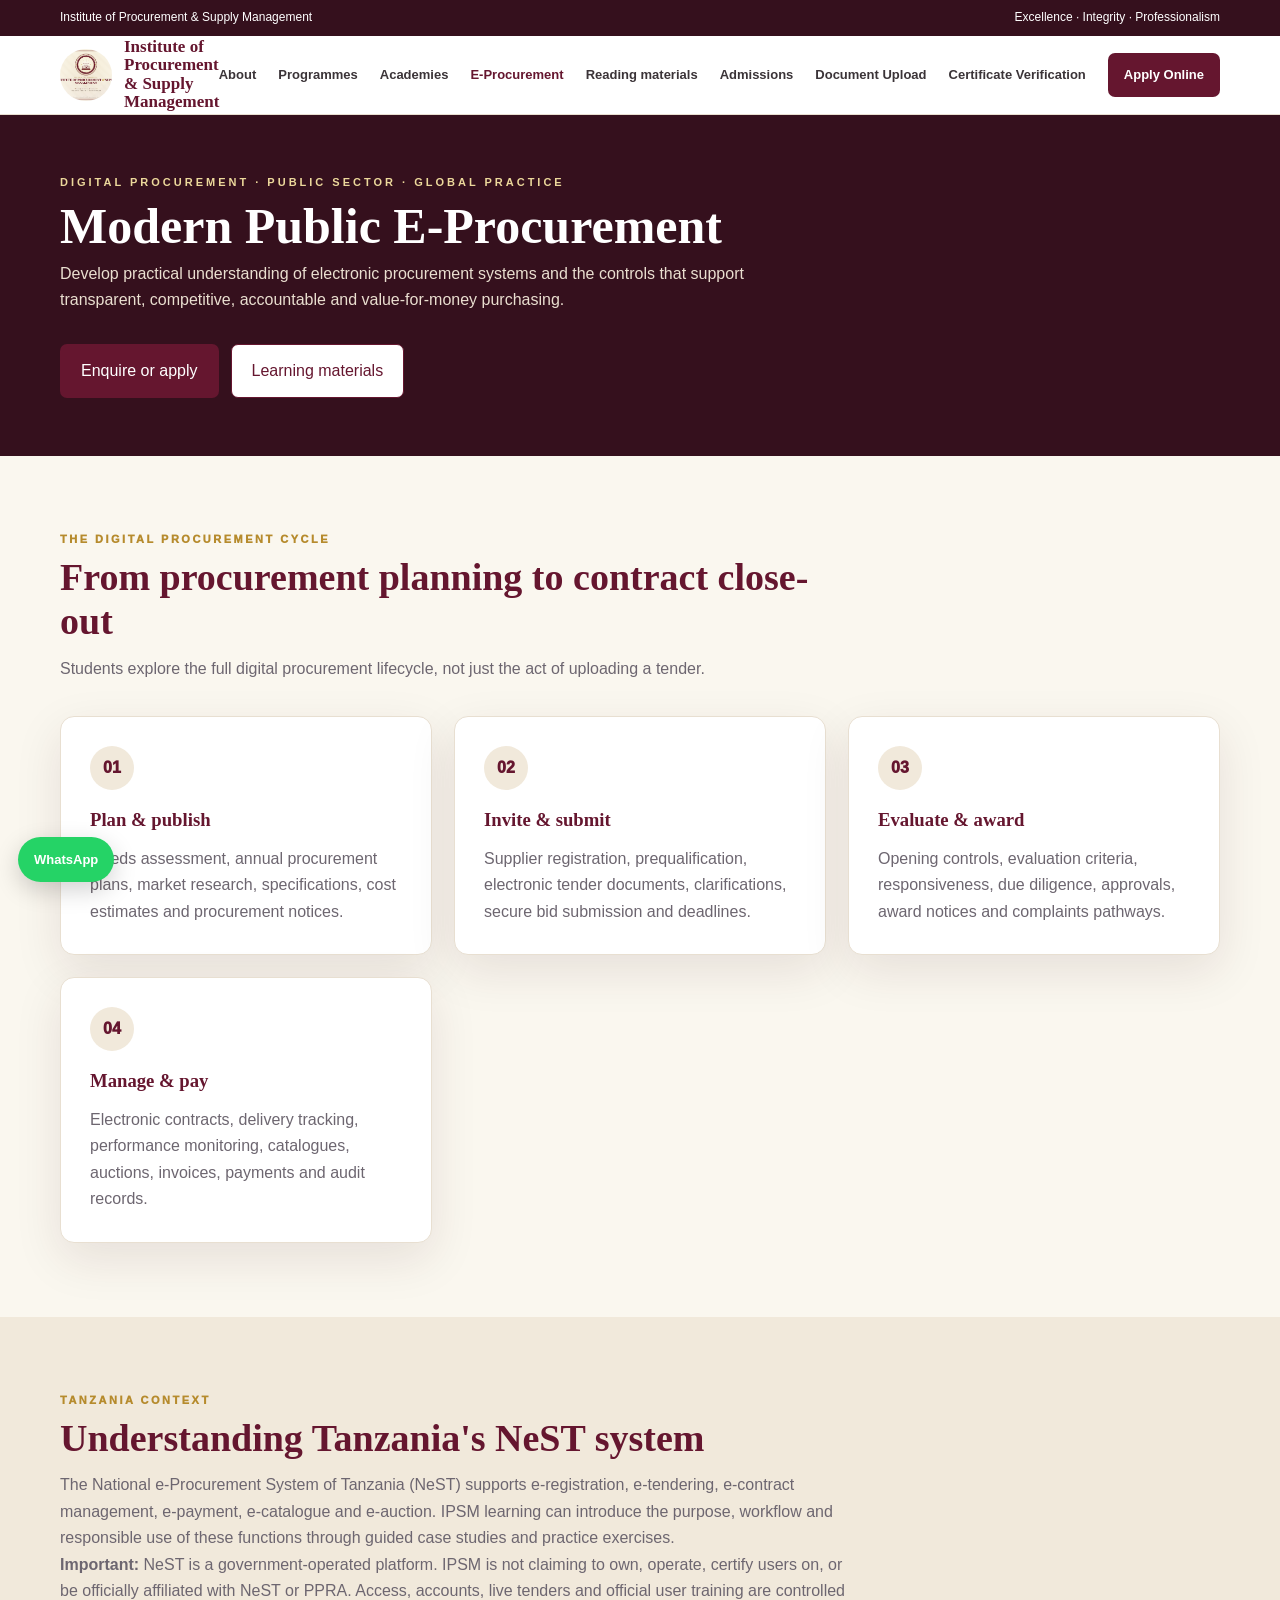
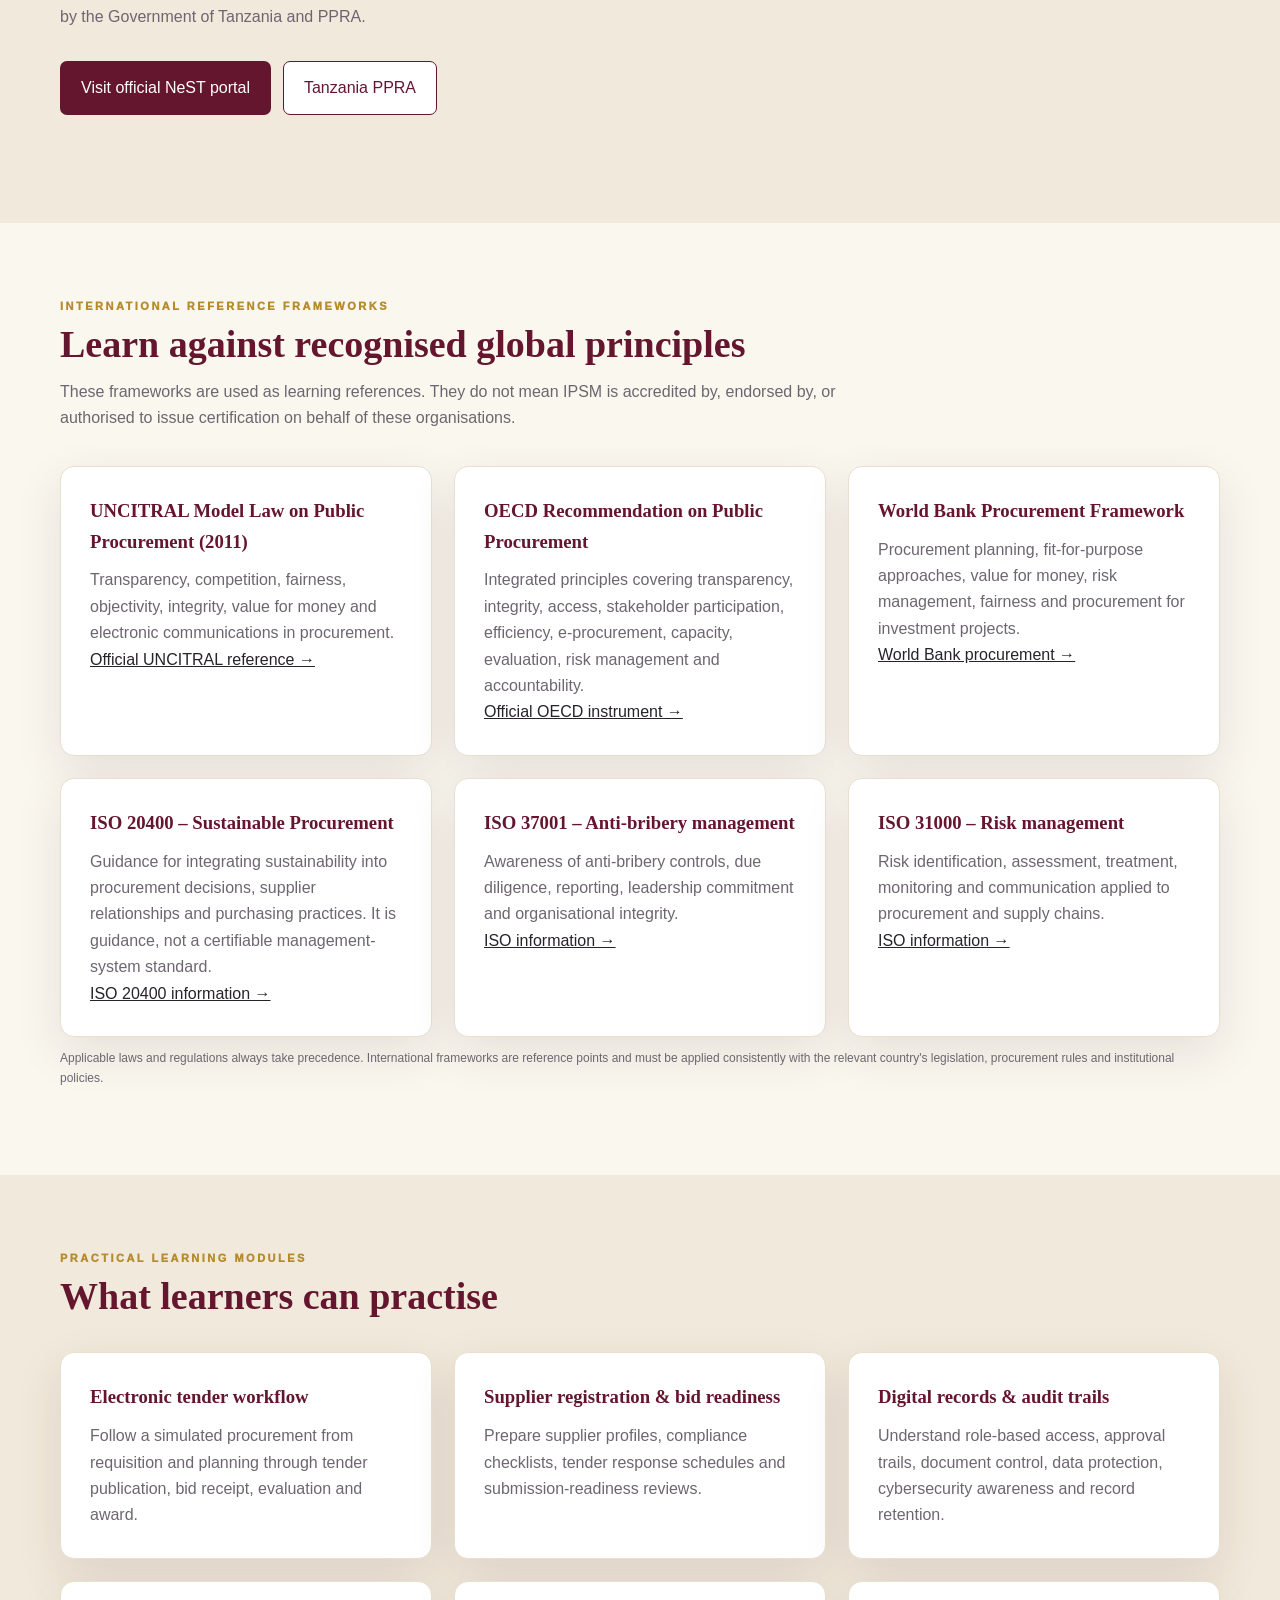
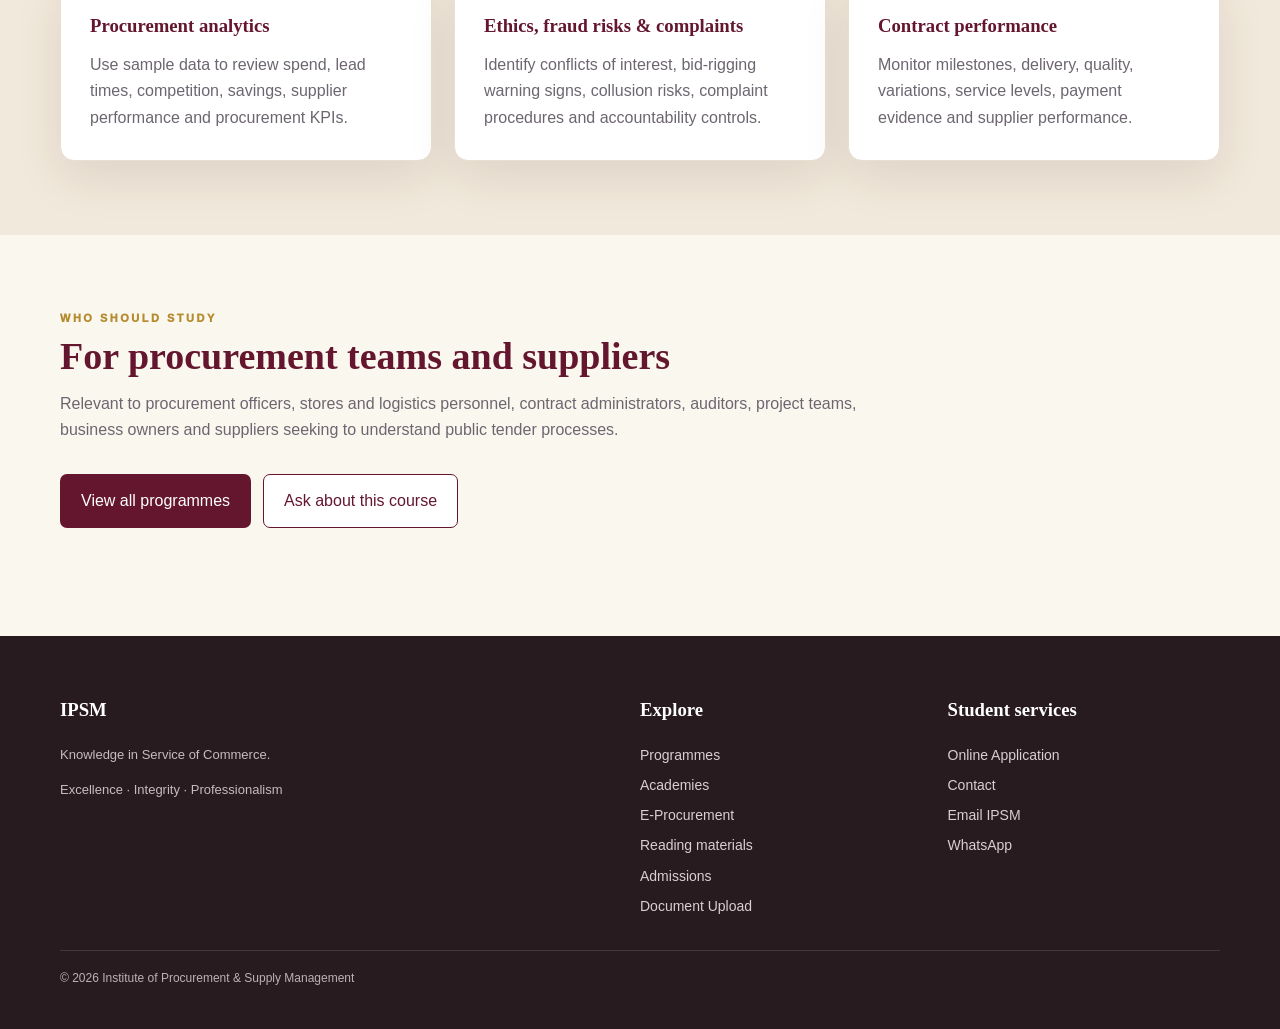
<file: eprocurement.html>
<!doctype html>
<html lang="en"><head><meta charset="utf-8"><meta name="viewport" content="width=device-width,initial-scale=1"><meta name="description" content="IPSM learning in electronic public procurement, Tanzania NeST, international procurement principles and digital supply chain practice."><meta name="theme-color" content="#65162f"><title>Digital Public E-Procurement | IPSM</title><link rel="icon" href="assets/ipsm-nameplate.png"><link rel="stylesheet" href="style.css"></head><body>
<div class="top"><div class="container"><span>Institute of Procurement &amp; Supply Management</span><span>Excellence · Integrity · Professionalism</span></div></div>
<header class="site-header"><div class="container nav"><a class="brand" href="index.html"><img src="assets/ipsm-nameplate.png" alt="IPSM nameplate"><span>Institute of Procurement<br>&amp; Supply Management</span></a><button class="nav-toggle" aria-label="Open navigation" aria-expanded="false">☰</button><nav class="menu"><a href="about.html">About</a><a href="programmes.html">Programmes</a><a href="academies.html">Academies</a><a href="eprocurement.html">E-Procurement</a><a href="resources.html">Reading materials</a><a href="admissions.html">Admissions</a><a href="documents.html">Document Upload</a><a href="verify.html">Certificate Verification</a><a class="cta" href="apply.html">Apply Online</a></nav></div></header>
<main>
<section class="pagehero"><div class="container"><div class="kicker">DIGITAL PROCUREMENT · PUBLIC SECTOR · GLOBAL PRACTICE</div><h1>Modern Public E-Procurement</h1><p>Develop practical understanding of electronic procurement systems and the controls that support transparent, competitive, accountable and value-for-money purchasing.</p><div class="actions"><a class="btn btn-dark" href="apply.html">Enquire or apply</a><a class="btn btn-outline" href="resources.html">Learning materials</a></div></div></section>
<section><div class="container"><div class="section-head"><div class="eyebrow">THE DIGITAL PROCUREMENT CYCLE</div><h2>From procurement planning to contract close-out</h2><p>Students explore the full digital procurement lifecycle, not just the act of uploading a tender.</p></div><div class="grid four">
<div class="card"><div class="icon">01</div><h3>Plan &amp; publish</h3><p>Needs assessment, annual procurement plans, market research, specifications, cost estimates and procurement notices.</p></div>
<div class="card"><div class="icon">02</div><h3>Invite &amp; submit</h3><p>Supplier registration, prequalification, electronic tender documents, clarifications, secure bid submission and deadlines.</p></div>
<div class="card"><div class="icon">03</div><h3>Evaluate &amp; award</h3><p>Opening controls, evaluation criteria, responsiveness, due diligence, approvals, award notices and complaints pathways.</p></div>
<div class="card"><div class="icon">04</div><h3>Manage &amp; pay</h3><p>Electronic contracts, delivery tracking, performance monitoring, catalogues, auctions, invoices, payments and audit records.</p></div>
</div></div></section>
<section class="band"><div class="container"><div class="section-head"><div class="eyebrow">TANZANIA CONTEXT</div><h2>Understanding Tanzania's NeST system</h2><p>The National e-Procurement System of Tanzania (NeST) supports e-registration, e-tendering, e-contract management, e-payment, e-catalogue and e-auction. IPSM learning can introduce the purpose, workflow and responsible use of these functions through guided case studies and practice exercises.</p><p><strong>Important:</strong> NeST is a government-operated platform. IPSM is not claiming to own, operate, certify users on, or be officially affiliated with NeST or PPRA. Access, accounts, live tenders and official user training are controlled by the Government of Tanzania and PPRA.</p><div class="actions"><a class="btn btn-dark" href="https://nest.go.tz/" target="_blank" rel="noopener">Visit official NeST portal</a><a class="btn btn-outline" href="https://www.ppra.go.tz/" target="_blank" rel="noopener">Tanzania PPRA</a></div></div></div></section>
<section><div class="container"><div class="section-head"><div class="eyebrow">INTERNATIONAL REFERENCE FRAMEWORKS</div><h2>Learn against recognised global principles</h2><p>These frameworks are used as learning references. They do not mean IPSM is accredited by, endorsed by, or authorised to issue certification on behalf of these organisations.</p></div><div class="grid">
<div class="card"><h3>UNCITRAL Model Law on Public Procurement (2011)</h3><p>Transparency, competition, fairness, objectivity, integrity, value for money and electronic communications in procurement.</p><a href="https://uncitral.un.org/en/texts/procurement/modellaw/public_procurement" target="_blank" rel="noopener">Official UNCITRAL reference →</a></div>
<div class="card"><h3>OECD Recommendation on Public Procurement</h3><p>Integrated principles covering transparency, integrity, access, stakeholder participation, efficiency, e-procurement, capacity, evaluation, risk management and accountability.</p><a href="https://legalinstruments.oecd.org/en/instruments/OECD-LEGAL-0411" target="_blank" rel="noopener">Official OECD instrument →</a></div>
<div class="card"><h3>World Bank Procurement Framework</h3><p>Procurement planning, fit-for-purpose approaches, value for money, risk management, fairness and procurement for investment projects.</p><a href="https://www.worldbank.org/en/projects-operations/products-and-services/brief/procurement-new-framework" target="_blank" rel="noopener">World Bank procurement →</a></div>
<div class="card"><h3>ISO 20400 – Sustainable Procurement</h3><p>Guidance for integrating sustainability into procurement decisions, supplier relationships and purchasing practices. It is guidance, not a certifiable management-system standard.</p><a href="https://www.iso.org/standard/63026.html" target="_blank" rel="noopener">ISO 20400 information →</a></div>
<div class="card"><h3>ISO 37001 – Anti-bribery management</h3><p>Awareness of anti-bribery controls, due diligence, reporting, leadership commitment and organisational integrity.</p><a href="https://www.iso.org/standard/37001" target="_blank" rel="noopener">ISO information →</a></div>
<div class="card"><h3>ISO 31000 – Risk management</h3><p>Risk identification, assessment, treatment, monitoring and communication applied to procurement and supply chains.</p><a href="https://www.iso.org/iso-31000-risk-management.html" target="_blank" rel="noopener">ISO information →</a></div>
</div><p class="help">Applicable laws and regulations always take precedence. International frameworks are reference points and must be applied consistently with the relevant country's legislation, procurement rules and institutional policies.</p></div></section>
<section class="band"><div class="container"><div class="section-head"><div class="eyebrow">PRACTICAL LEARNING MODULES</div><h2>What learners can practise</h2></div><div class="grid"><div class="card"><h3>Electronic tender workflow</h3><p>Follow a simulated procurement from requisition and planning through tender publication, bid receipt, evaluation and award.</p></div><div class="card"><h3>Supplier registration &amp; bid readiness</h3><p>Prepare supplier profiles, compliance checklists, tender response schedules and submission-readiness reviews.</p></div><div class="card"><h3>Digital records &amp; audit trails</h3><p>Understand role-based access, approval trails, document control, data protection, cybersecurity awareness and record retention.</p></div><div class="card"><h3>Procurement analytics</h3><p>Use sample data to review spend, lead times, competition, savings, supplier performance and procurement KPIs.</p></div><div class="card"><h3>Ethics, fraud risks &amp; complaints</h3><p>Identify conflicts of interest, bid-rigging warning signs, collusion risks, complaint procedures and accountability controls.</p></div><div class="card"><h3>Contract performance</h3><p>Monitor milestones, delivery, quality, variations, service levels, payment evidence and supplier performance.</p></div></div></div></section>
<section><div class="container"><div class="section-head"><div class="eyebrow">WHO SHOULD STUDY</div><h2>For procurement teams and suppliers</h2><p>Relevant to procurement officers, stores and logistics personnel, contract administrators, auditors, project teams, business owners and suppliers seeking to understand public tender processes.</p><div class="actions"><a class="btn btn-dark" href="programmes.html">View all programmes</a><a class="btn btn-outline" href="mailto:ipmz37175@gmail.com?subject=E-Procurement%20Course%20Enquiry">Ask about this course</a></div></div></div></section>
</main><footer><div class="container footer-grid"><div><h3>IPSM</h3><p class="small">Knowledge in Service of Commerce.</p><p class="small">Excellence · Integrity · Professionalism</p></div><div><h3>Explore</h3><a href="programmes.html">Programmes</a><a href="academies.html">Academies</a><a href="eprocurement.html">E-Procurement</a><a href="resources.html">Reading materials</a><a href="admissions.html">Admissions</a><a href="documents.html">Document Upload</a></div><div><h3>Student services</h3><a href="apply.html">Online Application</a><a href="contact.html">Contact</a><a href="mailto:ipmz37175@gmail.com">Email IPSM</a><a href="https://wa.me/263782630232" target="_blank" rel="noopener">WhatsApp</a></div></div><div class="container copyright">© <span data-year></span> Institute of Procurement &amp; Supply Management</div></footer><a class="whatsapp-float" href="https://wa.me/263782630232" target="_blank" rel="noopener" aria-label="Chat with IPSM on WhatsApp">WhatsApp</a><button class="backtop" aria-label="Back to top">↑</button><script src="script.js"></script></body></html>
</file>
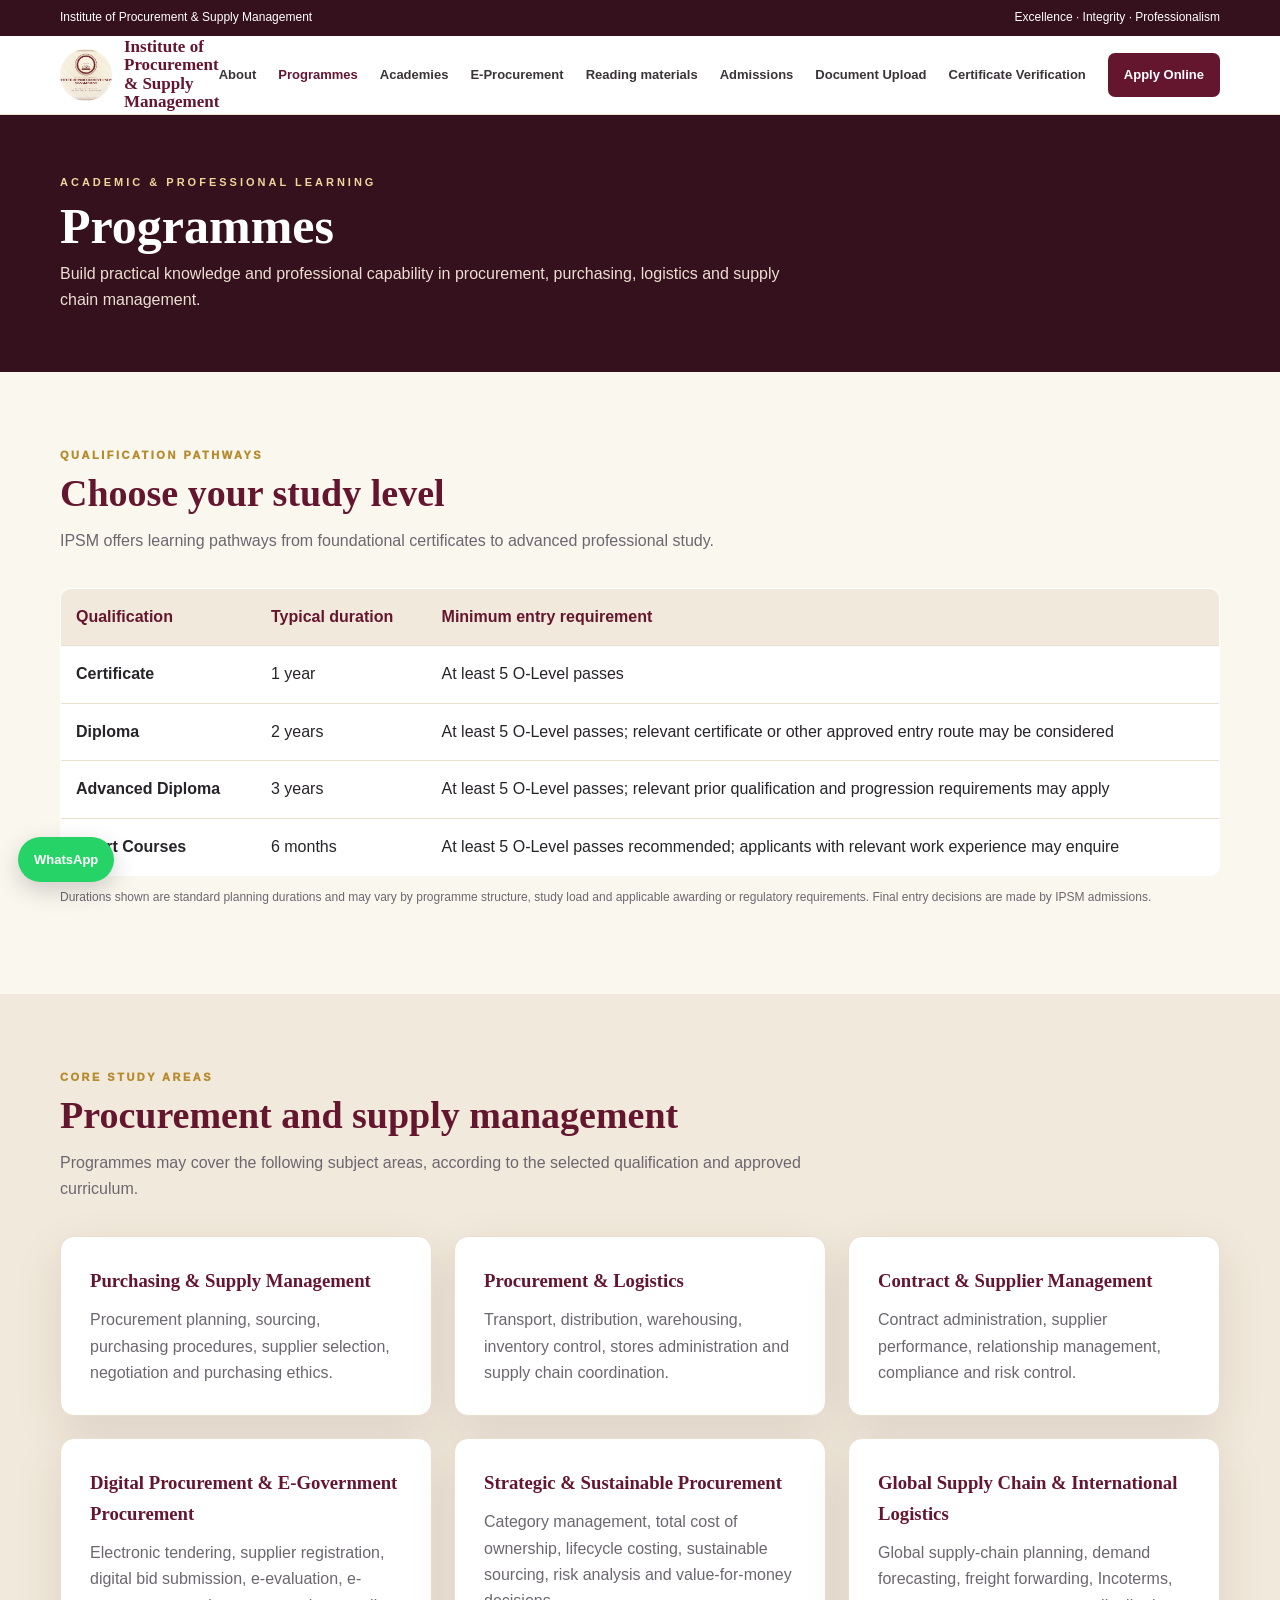
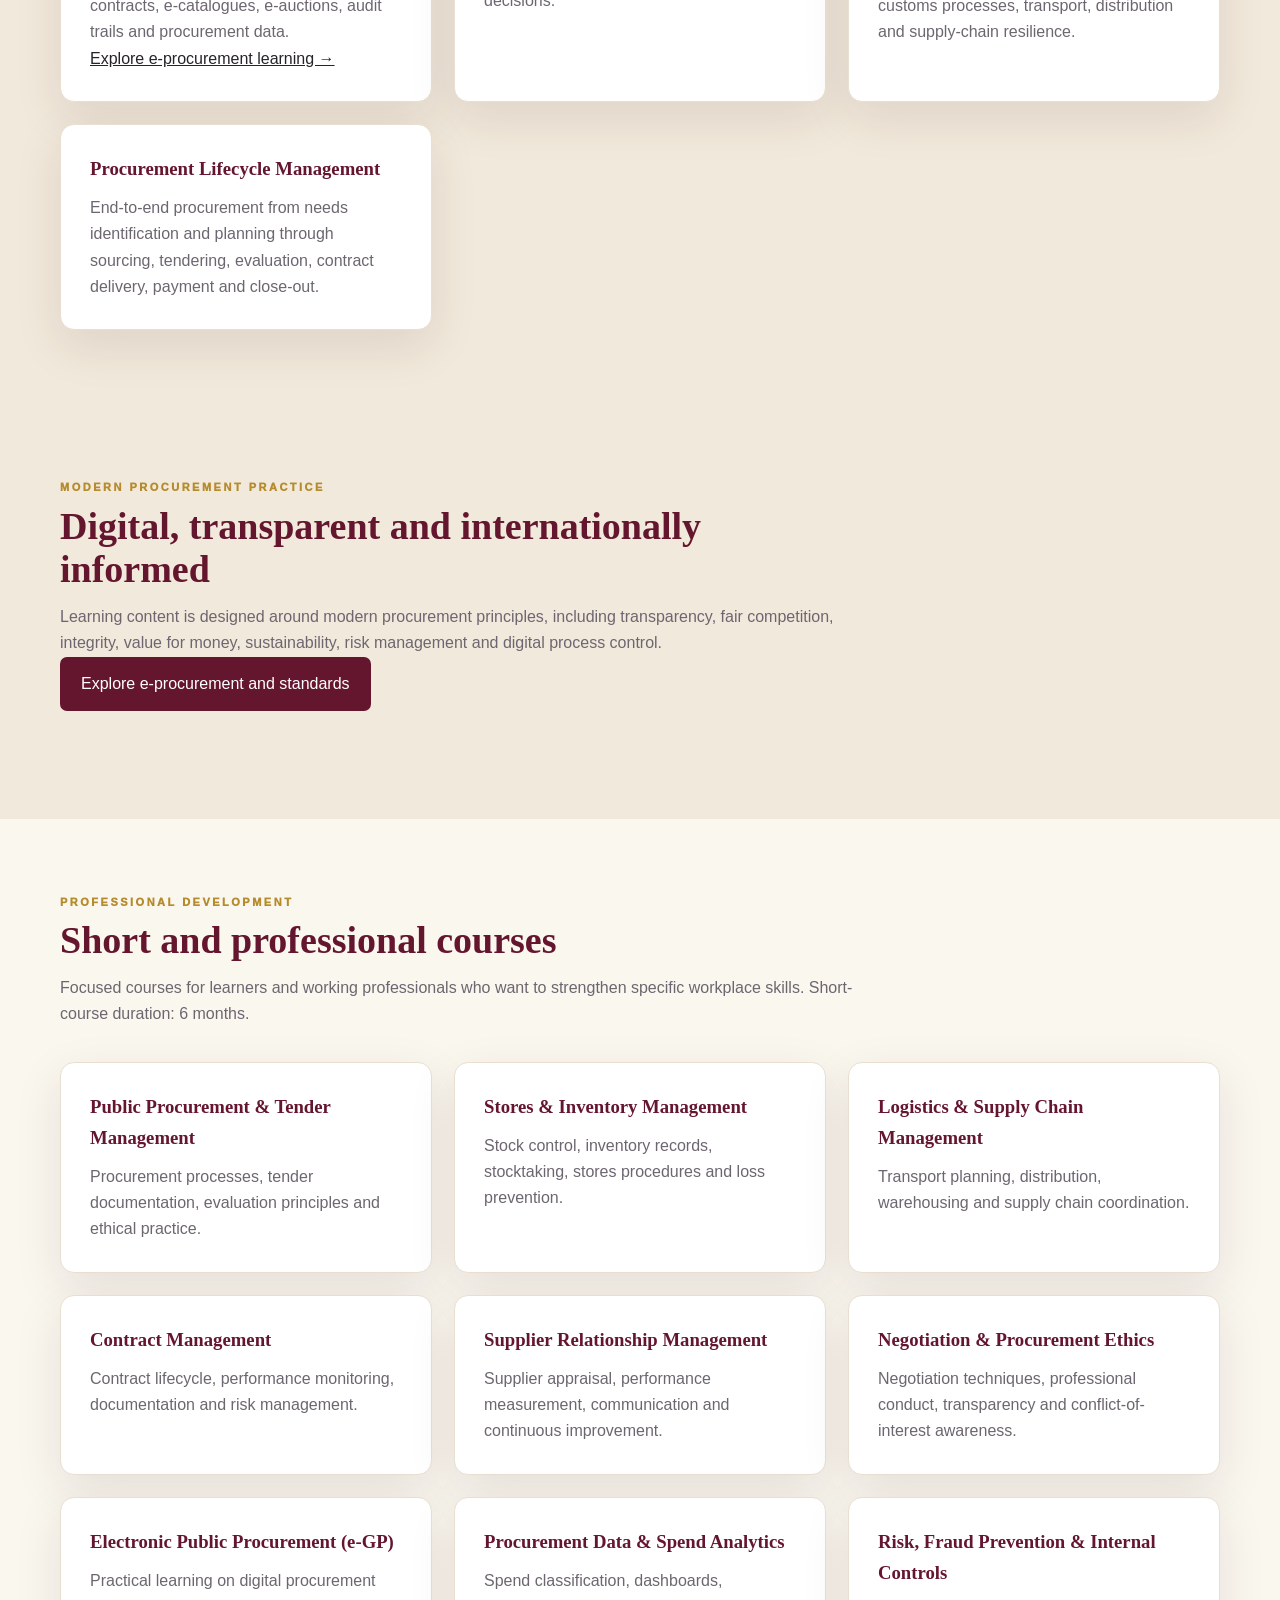
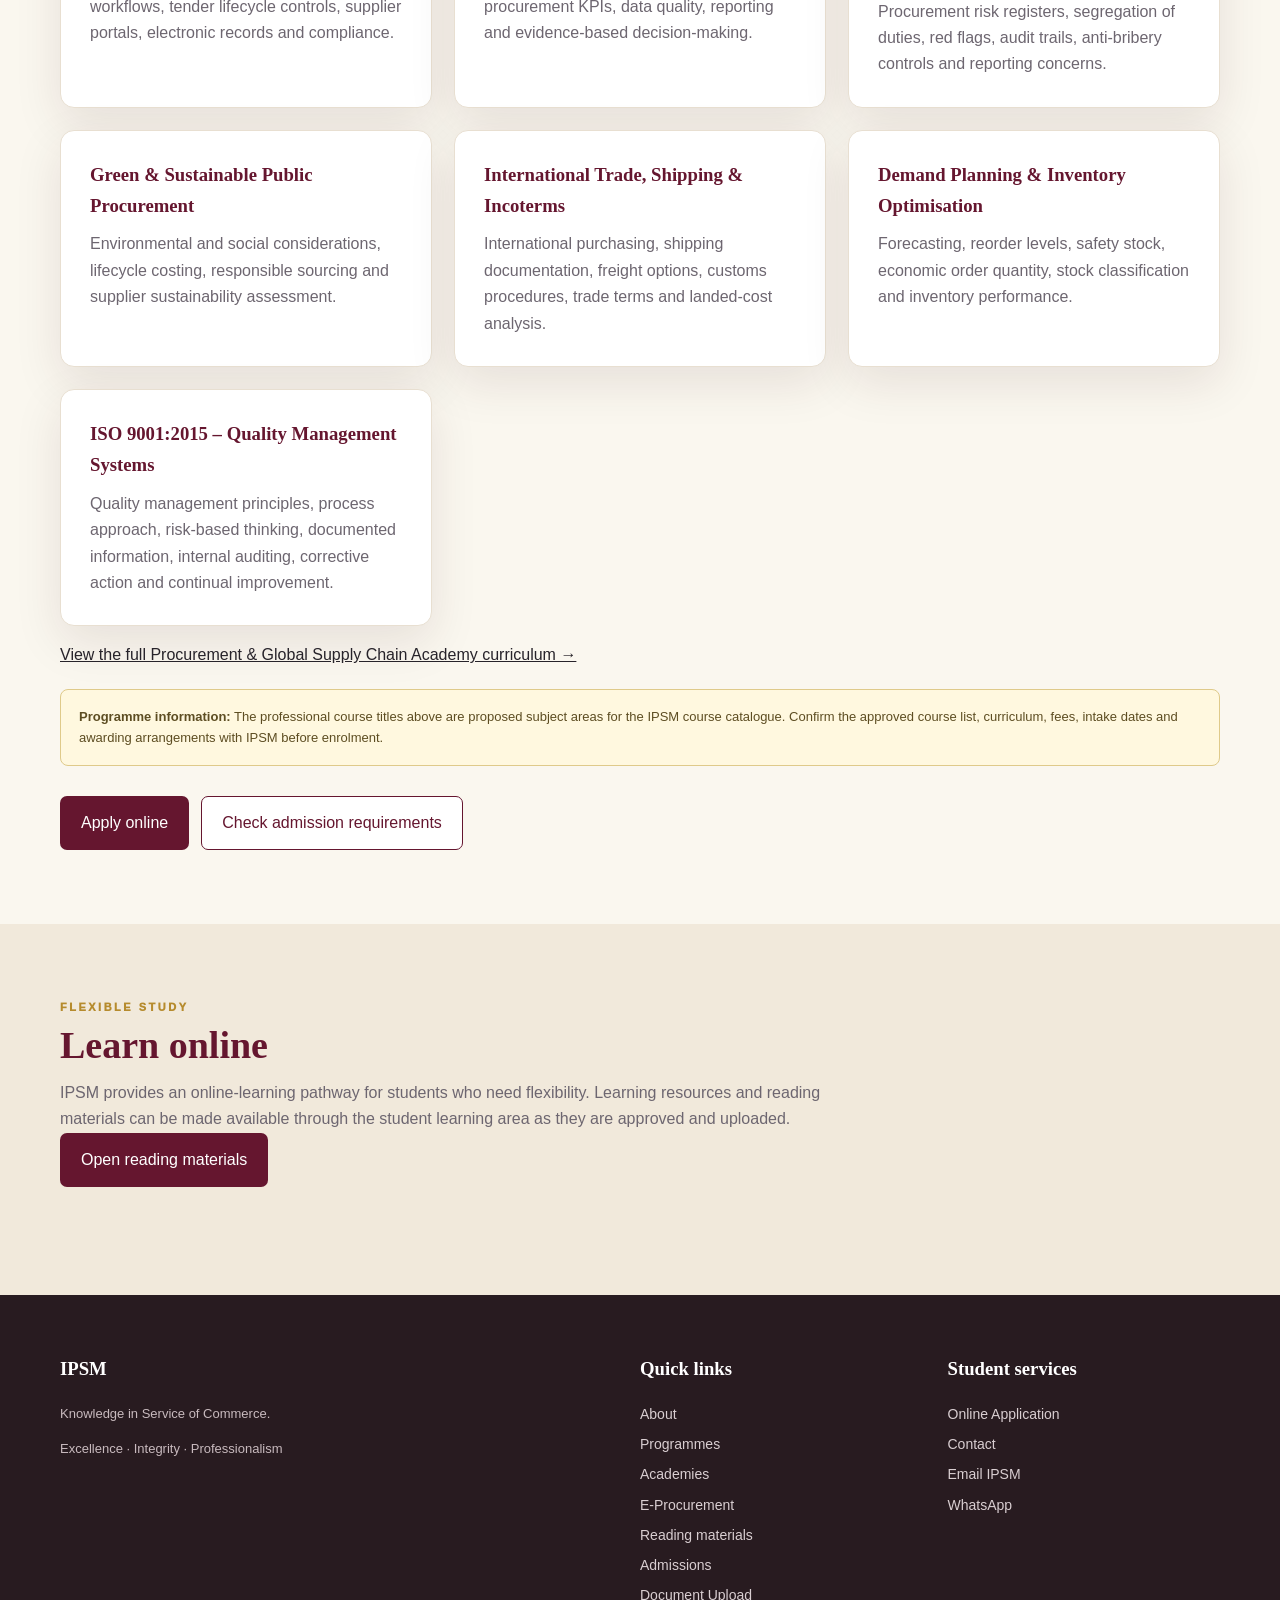
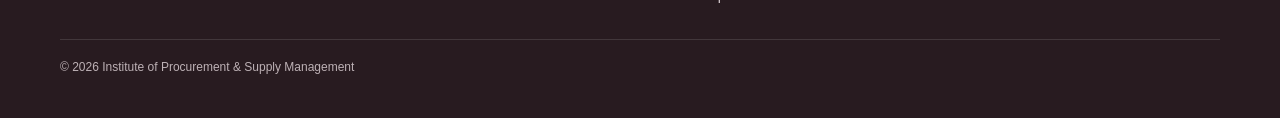
<file: programmes.html>
<!doctype html><html lang="en"><head><meta charset="utf-8"><meta name="viewport" content="width=device-width,initial-scale=1"><meta name="description" content="IPSM certificates, diplomas, advanced diplomas, short courses and professional development programmes."><meta name="theme-color" content="#65162f"><title>Programmes | IPSM</title><link rel="icon" href="assets/ipsm-nameplate.png"><link rel="stylesheet" href="style.css"></head><body><div class="top"><div class="container"><span>Institute of Procurement &amp; Supply Management</span><span>Excellence · Integrity · Professionalism</span></div></div><header class="site-header"><div class="container nav"><a class="brand" href="index.html"><img src="assets/ipsm-nameplate.png" alt="IPSM nameplate"><span>Institute of Procurement<br>&amp; Supply Management</span></a><button class="nav-toggle" aria-label="Open navigation" aria-expanded="false">☰</button><nav class="menu"><a href="about.html">About</a><a href="programmes.html">Programmes</a><a href="academies.html">Academies</a><a href="eprocurement.html">E-Procurement</a><a href="resources.html">Reading materials</a><a href="admissions.html">Admissions</a><a href="documents.html">Document Upload</a><a href="verify.html">Certificate Verification</a><a class="cta" href="apply.html">Apply Online</a></nav></div></header><main><section class="pagehero"><div class="container"><div class="kicker">ACADEMIC &amp; PROFESSIONAL LEARNING</div><h1>Programmes</h1><p>Build practical knowledge and professional capability in procurement, purchasing, logistics and supply chain management.</p></div></section><section><div class="container"><div class="section-head"><div class="eyebrow">QUALIFICATION PATHWAYS</div><h2>Choose your study level</h2><p>IPSM offers learning pathways from foundational certificates to advanced professional study.</p></div><div class="table-wrap"><table class="table"><thead><tr><th>Qualification</th><th>Typical duration</th><th>Minimum entry requirement</th></tr></thead><tbody><tr><td><strong>Certificate</strong></td><td>1 year</td><td>At least 5 O-Level passes</td></tr><tr><td><strong>Diploma</strong></td><td>2 years</td><td>At least 5 O-Level passes; relevant certificate or other approved entry route may be considered</td></tr><tr><td><strong>Advanced Diploma</strong></td><td>3 years</td><td>At least 5 O-Level passes; relevant prior qualification and progression requirements may apply</td></tr><tr><td><strong>Short Courses</strong></td><td>6 months</td><td>At least 5 O-Level passes recommended; applicants with relevant work experience may enquire</td></tr></tbody></table></div><p class="help">Durations shown are standard planning durations and may vary by programme structure, study load and applicable awarding or regulatory requirements. Final entry decisions are made by IPSM admissions.</p></div></section><section class="band"><div class="container"><div class="section-head"><div class="eyebrow">CORE STUDY AREAS</div><h2>Procurement and supply management</h2><p>Programmes may cover the following subject areas, according to the selected qualification and approved curriculum.</p></div><div class="grid"><div class="card"><h3>Purchasing &amp; Supply Management</h3><p>Procurement planning, sourcing, purchasing procedures, supplier selection, negotiation and purchasing ethics.</p></div><div class="card"><h3>Procurement &amp; Logistics</h3><p>Transport, distribution, warehousing, inventory control, stores administration and supply chain coordination.</p></div><div class="card"><h3>Contract &amp; Supplier Management</h3><p>Contract administration, supplier performance, relationship management, compliance and risk control.</p></div><div class="card"><h3>Digital Procurement &amp; E-Government Procurement</h3><p>Electronic tendering, supplier registration, digital bid submission, e-evaluation, e-contracts, e-catalogues, e-auctions, audit trails and procurement data.</p><a href="eprocurement.html">Explore e-procurement learning →</a></div><div class="card"><h3>Strategic &amp; Sustainable Procurement</h3><p>Category management, total cost of ownership, lifecycle costing, sustainable sourcing, risk analysis and value-for-money decisions.</p></div><div class="card"><h3>Global Supply Chain &amp; International Logistics</h3><p>Global supply-chain planning, demand forecasting, freight forwarding, Incoterms, customs processes, transport, distribution and supply-chain resilience.</p></div><div class="card"><h3>Procurement Lifecycle Management</h3><p>End-to-end procurement from needs identification and planning through sourcing, tendering, evaluation, contract delivery, payment and close-out.</p></div></div></div></section><section class="band"><div class="container"><div class="section-head"><div class="eyebrow">MODERN PROCUREMENT PRACTICE</div><h2>Digital, transparent and internationally informed</h2><p>Learning content is designed around modern procurement principles, including transparency, fair competition, integrity, value for money, sustainability, risk management and digital process control.</p><a class="btn btn-dark" href="eprocurement.html">Explore e-procurement and standards</a></div></div></section>
<section><div class="container"><div class="section-head"><div class="eyebrow">PROFESSIONAL DEVELOPMENT</div><h2>Short and professional courses</h2><p>Focused courses for learners and working professionals who want to strengthen specific workplace skills. Short-course duration: 6 months.</p></div><div class="grid"><div class="card"><h3>Public Procurement &amp; Tender Management</h3><p>Procurement processes, tender documentation, evaluation principles and ethical practice.</p></div><div class="card"><h3>Stores &amp; Inventory Management</h3><p>Stock control, inventory records, stocktaking, stores procedures and loss prevention.</p></div><div class="card"><h3>Logistics &amp; Supply Chain Management</h3><p>Transport planning, distribution, warehousing and supply chain coordination.</p></div><div class="card"><h3>Contract Management</h3><p>Contract lifecycle, performance monitoring, documentation and risk management.</p></div><div class="card"><h3>Supplier Relationship Management</h3><p>Supplier appraisal, performance measurement, communication and continuous improvement.</p></div><div class="card"><h3>Negotiation &amp; Procurement Ethics</h3><p>Negotiation techniques, professional conduct, transparency and conflict-of-interest awareness.</p></div><div class="card"><h3>Electronic Public Procurement (e-GP)</h3><p>Practical learning on digital procurement workflows, tender lifecycle controls, supplier portals, electronic records and compliance.</p></div><div class="card"><h3>Procurement Data &amp; Spend Analytics</h3><p>Spend classification, dashboards, procurement KPIs, data quality, reporting and evidence-based decision-making.</p></div><div class="card"><h3>Risk, Fraud Prevention &amp; Internal Controls</h3><p>Procurement risk registers, segregation of duties, red flags, audit trails, anti-bribery controls and reporting concerns.</p></div><div class="card"><h3>Green &amp; Sustainable Public Procurement</h3><p>Environmental and social considerations, lifecycle costing, responsible sourcing and supplier sustainability assessment.</p></div><div class="card"><h3>International Trade, Shipping &amp; Incoterms</h3><p>International purchasing, shipping documentation, freight options, customs procedures, trade terms and landed-cost analysis.</p></div><div class="card"><h3>Demand Planning &amp; Inventory Optimisation</h3><p>Forecasting, reorder levels, safety stock, economic order quantity, stock classification and inventory performance.</p></div><div class="card"><h3>ISO 9001:2015 – Quality Management Systems</h3><p>Quality management principles, process approach, risk-based thinking, documented information, internal auditing, corrective action and continual improvement.</p></div></div><p><a href="academies.html">View the full Procurement &amp; Global Supply Chain Academy curriculum →</a></p><div class="notice"><strong>Programme information:</strong> The professional course titles above are proposed subject areas for the IPSM course catalogue. Confirm the approved course list, curriculum, fees, intake dates and awarding arrangements with IPSM before enrolment.</div><div class="actions"><a class="btn btn-dark" href="apply.html">Apply online</a><a class="btn btn-outline" href="admissions.html">Check admission requirements</a></div></div></section><section class="band"><div class="container"><div class="section-head"><div class="eyebrow">FLEXIBLE STUDY</div><h2>Learn online</h2><p>IPSM provides an online-learning pathway for students who need flexibility. Learning resources and reading materials can be made available through the student learning area as they are approved and uploaded.</p><a class="btn btn-dark" href="resources.html">Open reading materials</a></div></div></section></main><footer><div class="container footer-grid"><div><h3>IPSM</h3><p class="small">Knowledge in Service of Commerce.</p><p class="small">Excellence · Integrity · Professionalism</p></div><div><h3>Quick links</h3><a href="about.html">About</a><a href="programmes.html">Programmes</a><a href="academies.html">Academies</a><a href="eprocurement.html">E-Procurement</a><a href="resources.html">Reading materials</a><a href="admissions.html">Admissions</a><a href="documents.html">Document Upload</a></div><div><h3>Student services</h3><a href="apply.html">Online Application</a><a href="contact.html">Contact</a><a href="mailto:ipmz37175@gmail.com">Email IPSM</a><a href="https://wa.me/263782630232" target="_blank" rel="noopener">WhatsApp</a></div></div><div class="container copyright">© <span data-year></span> Institute of Procurement &amp; Supply Management</div></footer><a class="whatsapp-float" href="https://wa.me/263782630232" target="_blank" rel="noopener" aria-label="Chat with IPSM on WhatsApp">WhatsApp</a><button class="backtop" aria-label="Back to top">↑</button><script src="script.js"></script></body></html>
</file>
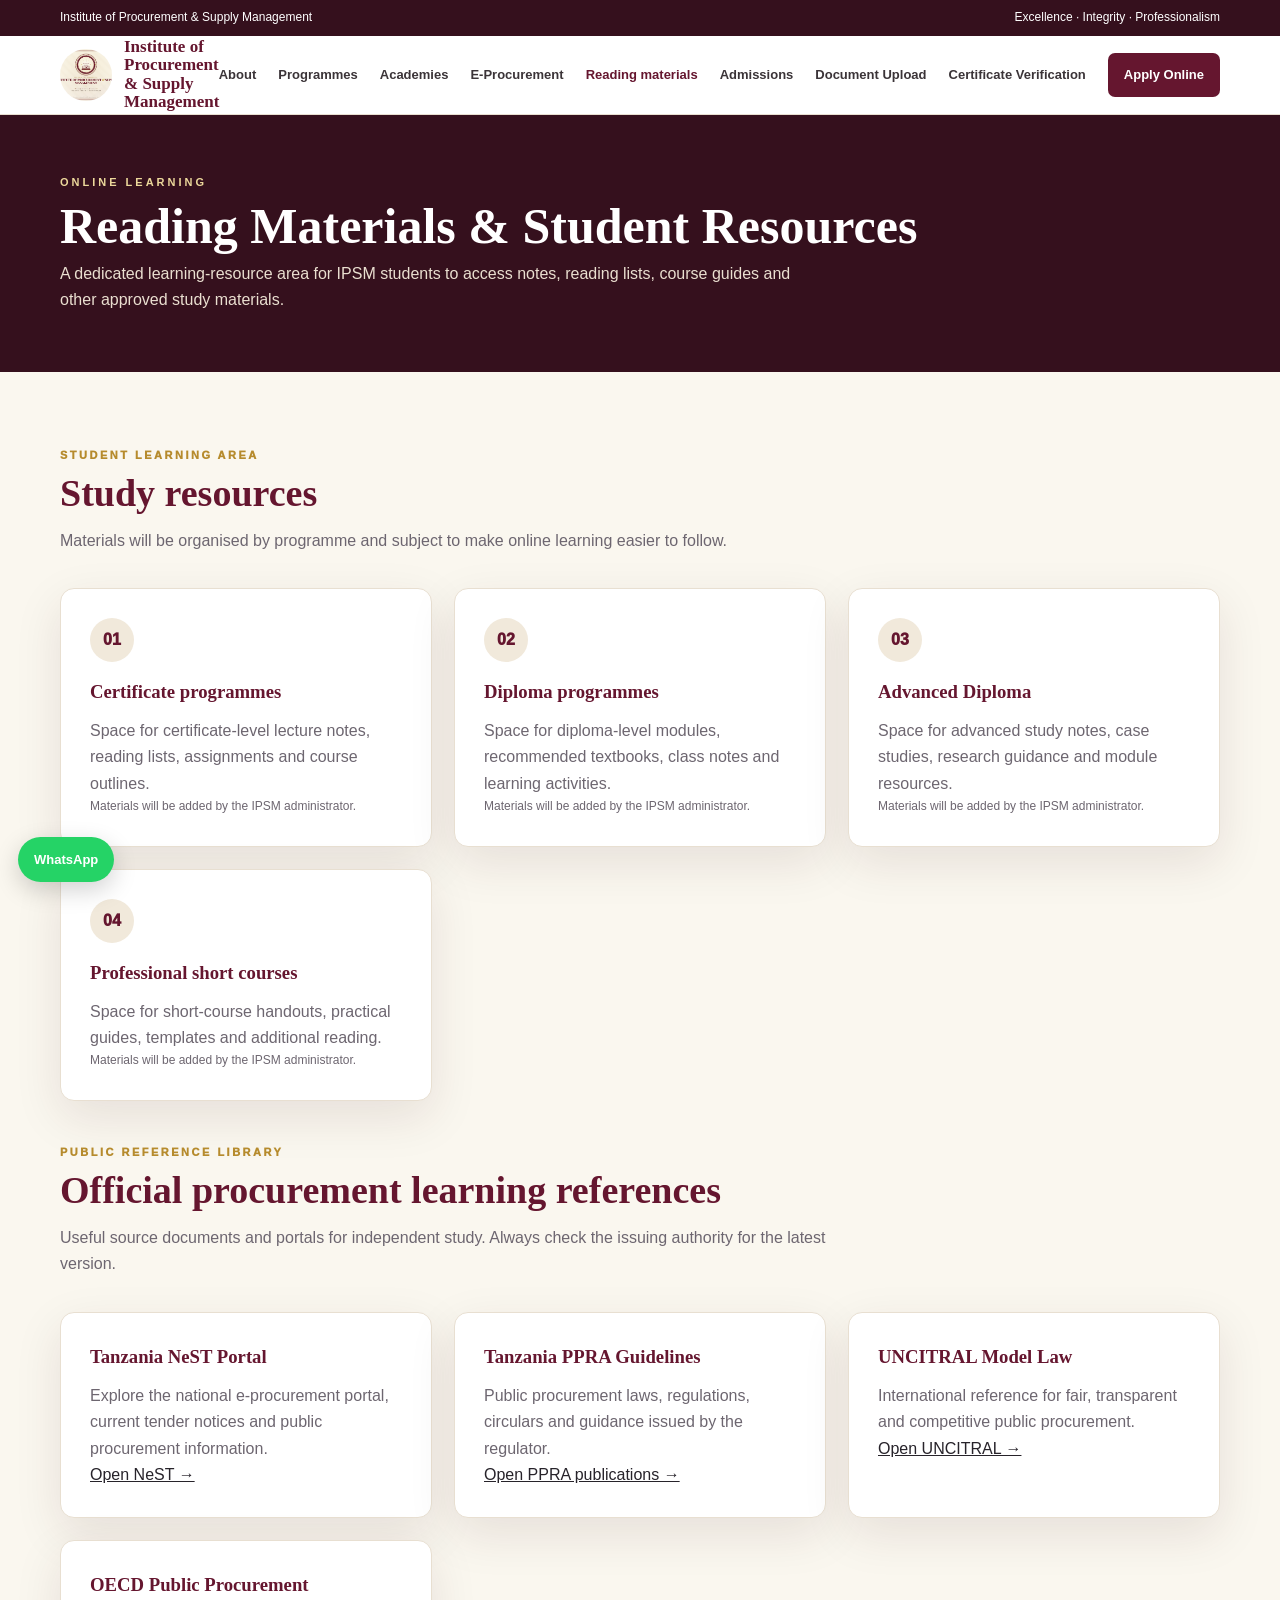
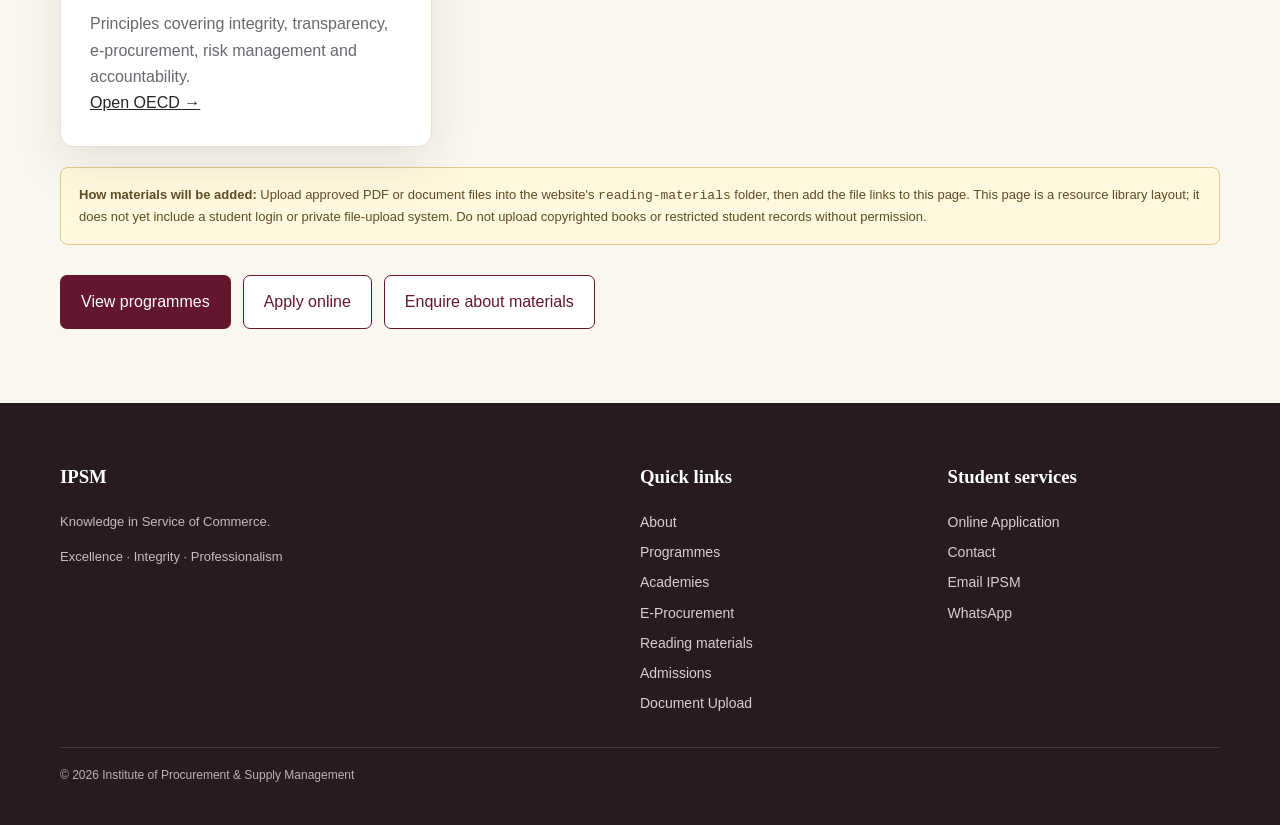
<file: resources.html>
<!doctype html><html lang="en"><head><meta charset="utf-8"><meta name="viewport" content="width=device-width,initial-scale=1"><meta name="description" content="IPSM online learning reading materials and student resources."><meta name="theme-color" content="#65162f"><title>Reading Materials | IPSM</title><link rel="icon" href="assets/ipsm-nameplate.png"><link rel="stylesheet" href="style.css"></head><body><div class="top"><div class="container"><span>Institute of Procurement &amp; Supply Management</span><span>Excellence · Integrity · Professionalism</span></div></div><header class="site-header"><div class="container nav"><a class="brand" href="index.html"><img src="assets/ipsm-nameplate.png" alt="IPSM nameplate"><span>Institute of Procurement<br>&amp; Supply Management</span></a><button class="nav-toggle" aria-label="Open navigation" aria-expanded="false">☰</button><nav class="menu"><a href="about.html">About</a><a href="programmes.html">Programmes</a><a href="academies.html">Academies</a><a href="eprocurement.html">E-Procurement</a><a href="resources.html">Reading materials</a><a href="admissions.html">Admissions</a><a href="documents.html">Document Upload</a><a href="verify.html">Certificate Verification</a><a class="cta" href="apply.html">Apply Online</a></nav></div></header><main><section class="pagehero"><div class="container"><div class="kicker">ONLINE LEARNING</div><h1>Reading Materials &amp; Student Resources</h1><p>A dedicated learning-resource area for IPSM students to access notes, reading lists, course guides and other approved study materials.</p></div></section><section><div class="container"><div class="section-head"><div class="eyebrow">STUDENT LEARNING AREA</div><h2>Study resources</h2><p>Materials will be organised by programme and subject to make online learning easier to follow.</p></div><div class="grid"><div class="card"><div class="icon">01</div><h3>Certificate programmes</h3><p>Space for certificate-level lecture notes, reading lists, assignments and course outlines.</p><p class="help">Materials will be added by the IPSM administrator.</p></div><div class="card"><div class="icon">02</div><h3>Diploma programmes</h3><p>Space for diploma-level modules, recommended textbooks, class notes and learning activities.</p><p class="help">Materials will be added by the IPSM administrator.</p></div><div class="card"><div class="icon">03</div><h3>Advanced Diploma</h3><p>Space for advanced study notes, case studies, research guidance and module resources.</p><p class="help">Materials will be added by the IPSM administrator.</p></div><div class="card"><div class="icon">04</div><h3>Professional short courses</h3><p>Space for short-course handouts, practical guides, templates and additional reading.</p><p class="help">Materials will be added by the IPSM administrator.</p></div></div><div class="section-head" style="margin-top:42px"><div class="eyebrow">PUBLIC REFERENCE LIBRARY</div><h2>Official procurement learning references</h2><p>Useful source documents and portals for independent study. Always check the issuing authority for the latest version.</p></div><div class="grid"><div class="card"><h3>Tanzania NeST Portal</h3><p>Explore the national e-procurement portal, current tender notices and public procurement information.</p><a href="https://nest.go.tz/" target="_blank" rel="noopener">Open NeST →</a></div><div class="card"><h3>Tanzania PPRA Guidelines</h3><p>Public procurement laws, regulations, circulars and guidance issued by the regulator.</p><a href="https://www.ppra.go.tz/publications/public-procurement-guidelines-english" target="_blank" rel="noopener">Open PPRA publications →</a></div><div class="card"><h3>UNCITRAL Model Law</h3><p>International reference for fair, transparent and competitive public procurement.</p><a href="https://uncitral.un.org/en/texts/procurement/modellaw/public_procurement" target="_blank" rel="noopener">Open UNCITRAL →</a></div><div class="card"><h3>OECD Public Procurement</h3><p>Principles covering integrity, transparency, e-procurement, risk management and accountability.</p><a href="https://legalinstruments.oecd.org/en/instruments/OECD-LEGAL-0411" target="_blank" rel="noopener">Open OECD →</a></div></div><div class="notice"><strong>How materials will be added:</strong> Upload approved PDF or document files into the website's <code>reading-materials</code> folder, then add the file links to this page. This page is a resource library layout; it does not yet include a student login or private file-upload system. Do not upload copyrighted books or restricted student records without permission.</div><div class="actions"><a class="btn btn-dark" href="programmes.html">View programmes</a><a class="btn btn-outline" href="apply.html">Apply online</a><a class="btn btn-outline" href="mailto:ipmz37175@gmail.com?subject=IPSM%20Learning%20Materials">Enquire about materials</a></div></div></section></main><footer><div class="container footer-grid"><div><h3>IPSM</h3><p class="small">Knowledge in Service of Commerce.</p><p class="small">Excellence · Integrity · Professionalism</p></div><div><h3>Quick links</h3><a href="about.html">About</a><a href="programmes.html">Programmes</a><a href="academies.html">Academies</a><a href="eprocurement.html">E-Procurement</a><a href="resources.html">Reading materials</a><a href="admissions.html">Admissions</a><a href="documents.html">Document Upload</a></div><div><h3>Student services</h3><a href="apply.html">Online Application</a><a href="contact.html">Contact</a><a href="mailto:ipmz37175@gmail.com">Email IPSM</a><a href="https://wa.me/263782630232" target="_blank" rel="noopener">WhatsApp</a></div></div><div class="container copyright">© <span data-year></span> Institute of Procurement &amp; Supply Management</div></footer><a class="whatsapp-float" href="https://wa.me/263782630232" target="_blank" rel="noopener" aria-label="Chat with IPSM on WhatsApp">WhatsApp</a><button class="backtop" aria-label="Back to top">↑</button><script src="script.js"></script></body></html>
</file>
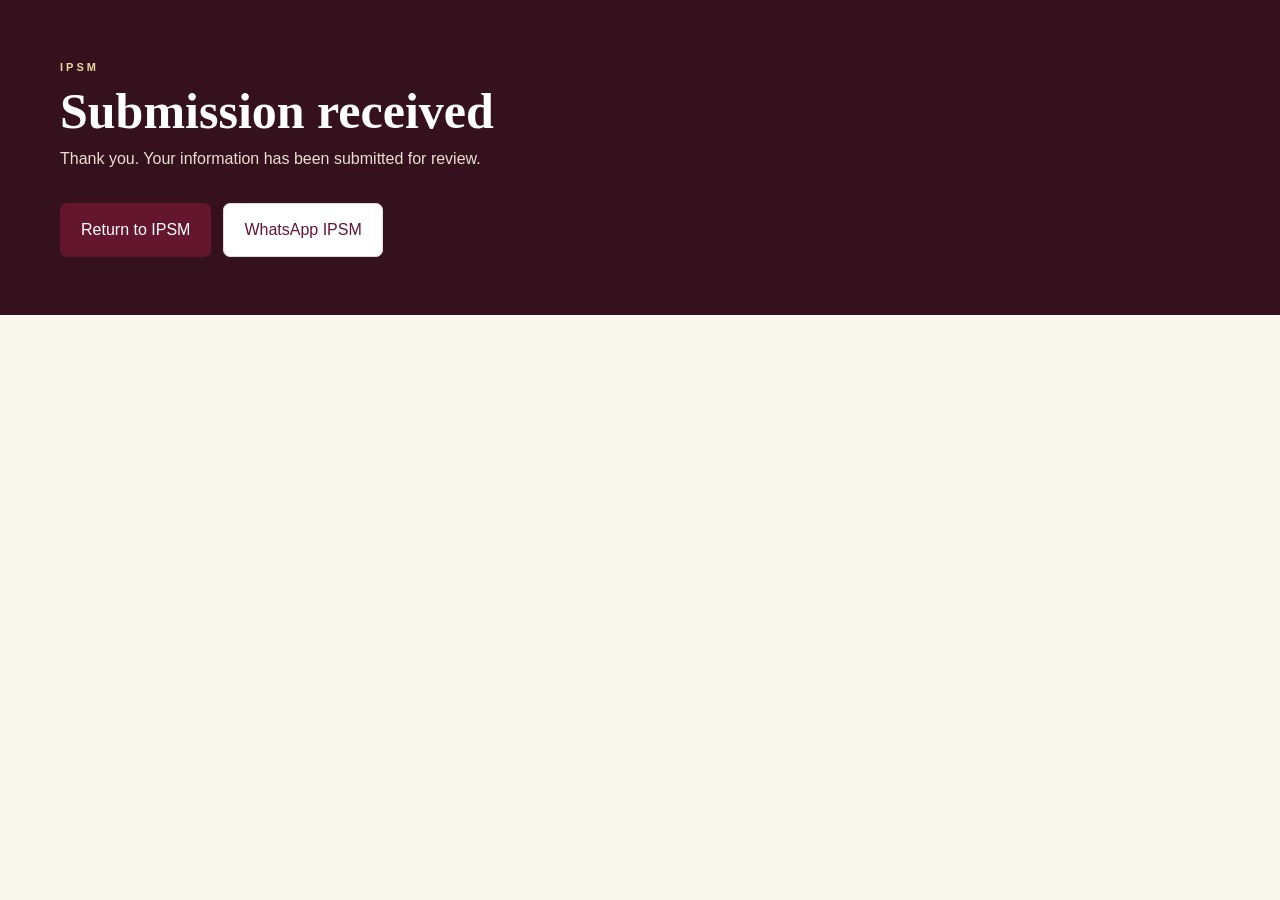
<file: success.html>
<!doctype html><html lang="en"><head><meta charset="utf-8"><meta name="viewport" content="width=device-width,initial-scale=1"><title>Submission received | IPSM</title><link rel="icon" href="assets/ipsm-nameplate.png"><link rel="stylesheet" href="style.css"></head><body><main><section class="pagehero"><div class="container"><div class="kicker">IPSM</div><h1>Submission received</h1><p>Thank you. Your information has been submitted for review.</p><div class="actions"><a class="btn btn-dark" href="index.html">Return to IPSM</a><a class="btn btn-light" href="https://wa.me/263782630232" target="_blank" rel="noopener">WhatsApp IPSM</a></div></div></section></main></body></html>
</file>
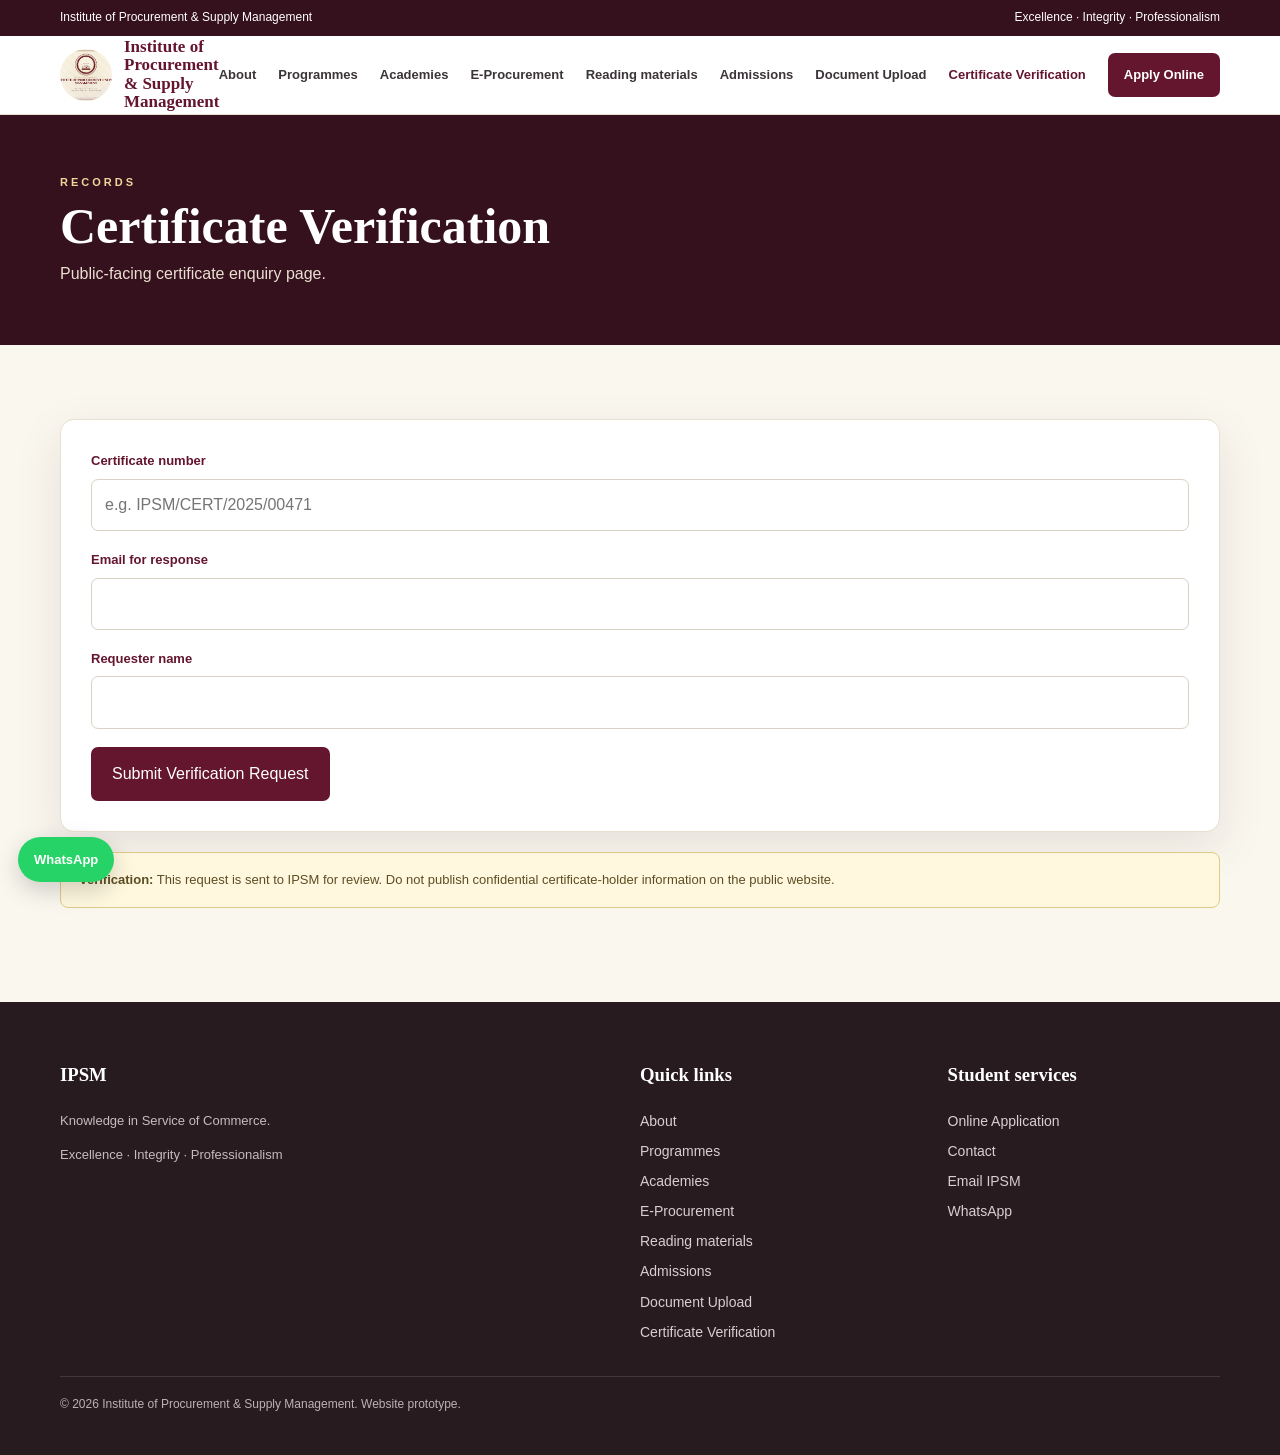
<file: verify.html>
<!doctype html><html lang="en"><head><meta charset="utf-8"><meta name="viewport" content="width=device-width,initial-scale=1"><meta name="description" content="Institute of Procurement & Supply Management — Knowledge in Service of Commerce."><meta name="theme-color" content="#65162f"><title>Certificate Verification | IPSM</title><link rel="icon" href="assets/ipsm-nameplate.png"><link rel="stylesheet" href="style.css"></head><body><div class="top"><div class="container"><span>Institute of Procurement &amp; Supply Management</span><span>Excellence · Integrity · Professionalism</span></div></div><header class="site-header"><div class="container nav"><a class="brand" href="index.html"><img src="assets/ipsm-nameplate.png" alt="IPSM nameplate"><span>Institute of Procurement<br>&amp; Supply Management</span></a><button class="nav-toggle" aria-label="Open navigation" aria-expanded="false">☰</button><nav class="menu"><a href="about.html">About</a><a href="programmes.html">Programmes</a><a href="academies.html">Academies</a><a href="eprocurement.html">E-Procurement</a><a href="resources.html">Reading materials</a><a href="admissions.html">Admissions</a><a href="documents.html">Document Upload</a><a href="verify.html">Certificate Verification</a><a class="cta" href="apply.html">Apply Online</a></nav></div></header><main><section class="pagehero"><div class="container"><div class="kicker">RECORDS</div><h1>Certificate Verification</h1><p>Public-facing certificate enquiry page.</p></div></section><section><div class="container"><form id="verifyForm" name="ipsm-verification" method="POST" data-netlify="true" netlify-honeypot="bot-field" action="success.html">
<input type="hidden" name="form-name" value="ipsm-verification"><p class="hidden"><label>Do not fill this out: <input name="bot-field"></label></p><div class="field"><label for="certNumber">Certificate number</label><input id="certNumber" name="certificate_number" placeholder="e.g. IPSM/CERT/2025/00471" required></div><div class="field"><label for="verification_email">Email for response</label><input id="verification_email" type="email" name="email" required></div><div class="field"><label for="verification_name">Requester name</label><input id="verification_name" name="requester_name" required></div><button class="btn btn-dark" type="submit">Submit Verification Request</button><div id="verifyResult" class="alert"></div></form><div class="notice"><strong>Verification:</strong> This request is sent to IPSM for review. Do not publish confidential certificate-holder information on the public website.</div></div></section></main><footer><div class="container footer-grid"><div><h3>IPSM</h3><p class="small">Knowledge in Service of Commerce.</p><p class="small">Excellence · Integrity · Professionalism</p></div><div><h3>Quick links</h3><a href="about.html">About</a><a href="programmes.html">Programmes</a><a href="academies.html">Academies</a><a href="eprocurement.html">E-Procurement</a><a href="resources.html">Reading materials</a><a href="admissions.html">Admissions</a><a href="documents.html">Document Upload</a><a href="verify.html">Certificate Verification</a></div><div><h3>Student services</h3><a href="apply.html">Online Application</a><a href="contact.html">Contact</a><a href="mailto:ipmz37175@gmail.com">Email IPSM</a><a href="https://wa.me/263782630232" target="_blank" rel="noopener">WhatsApp</a></div></div><div class="container copyright">© <span data-year></span> Institute of Procurement &amp; Supply Management. Website prototype.</div></footer><a class="whatsapp-float" href="https://wa.me/263782630232" target="_blank" rel="noopener" aria-label="Chat with IPSM on WhatsApp">WhatsApp</a><button class="backtop" aria-label="Back to top">↑</button><script src="script.js"></script></body></html>
</file>
<file: style.css>
:root{--maroon:#65162f;--maroon-dark:#35101d;--gold:#b68b2d;--cream:#faf7ef;--ink:#27232a;--muted:#6d6670;--white:#fff;--line:#e8dfd1;--soft:#f1e9db;--shadow:0 16px 48px rgba(54,16,29,.10);--radius:14px}
*{box-sizing:border-box}html{scroll-behavior:smooth}body{margin:0;background:var(--cream);color:var(--ink);font-family:Inter,Segoe UI,Arial,sans-serif;line-height:1.65}a{color:inherit}img{max-width:100%}.container{width:min(1160px,calc(100% - 40px));margin:auto}.top{background:var(--maroon-dark);color:#fff;font-size:12px}.top .container{display:flex;justify-content:space-between;gap:20px;padding:8px 0}.site-header{background:#fff;position:sticky;top:0;z-index:50;border-bottom:1px solid var(--line)}.nav{min-height:78px;display:flex;align-items:center;justify-content:space-between;gap:20px}.brand{display:flex;align-items:center;gap:12px;text-decoration:none;color:var(--maroon);font-weight:900;min-width:0}.brand img{width:52px;height:52px;border-radius:50%;object-fit:cover;flex:0 0 auto}.brand span{font-family:Georgia,serif;font-size:17px;line-height:1.08}.menu{display:flex;align-items:center;gap:22px}.menu a{text-decoration:none;font-weight:750;font-size:13px;color:#3b3438;white-space:nowrap}.menu a:hover,.menu a.active{color:var(--maroon)}.menu .cta{background:var(--maroon);color:#fff;padding:11px 16px;border-radius:7px}.nav-toggle{display:none;border:1px solid var(--line);background:#fff;border-radius:7px;padding:9px 11px;font-size:18px;color:var(--maroon)}
.hero{background:linear-gradient(120deg,var(--maroon-dark),var(--maroon));color:#fff;padding:92px 0 100px;position:relative;overflow:hidden}.hero:before{content:"";position:absolute;width:560px;height:560px;border:1px solid rgba(255,255,255,.12);border-radius:50%;right:-260px;top:-230px}.hero:after{content:"";position:absolute;width:280px;height:280px;border:1px solid rgba(255,255,255,.09);border-radius:50%;right:-100px;bottom:-190px}.kicker{font-size:11px;letter-spacing:3px;color:#ecd89b;font-weight:900}.hero h1{font:700 clamp(40px,6vw,70px)/1.02 Georgia,serif;max-width:820px;margin:16px 0}.hero p{font:21px Georgia,serif;color:#f4ead7;max-width:700px;margin:0}.actions{display:flex;gap:12px;flex-wrap:wrap;margin-top:30px}.btn{display:inline-block;padding:13px 20px;border-radius:7px;text-decoration:none;font-weight:850;border:1px solid transparent;cursor:pointer;font:inherit}.btn-gold{background:var(--gold);color:#fff}.btn-light{border-color:#d9c47f;color:#fff}.btn-dark{background:var(--maroon);color:#fff}.btn-outline{border-color:var(--maroon);color:var(--maroon);background:#fff}
section{padding:74px 0}.section-head{max-width:800px;margin-bottom:34px}.eyebrow{font-size:11px;letter-spacing:2.5px;color:var(--gold);font-weight:950}.section-head h2{font:700 38px/1.15 Georgia,serif;color:var(--maroon);margin:8px 0 12px}.section-head p{color:var(--muted);margin:0}.grid{display:grid;grid-template-columns:repeat(3,1fr);gap:22px}.card{background:#fff;border:1px solid var(--line);border-radius:var(--radius);padding:29px;box-shadow:var(--shadow)}.card h3{color:var(--maroon);font-family:Georgia,serif;margin:0 0 10px}.card p{color:var(--muted);margin:0}.icon{width:44px;height:44px;border-radius:50%;background:var(--soft);display:grid;place-items:center;color:var(--maroon);font-weight:950;margin-bottom:15px}.band{background:var(--soft)}.facts{display:grid;grid-template-columns:repeat(4,1fr);gap:16px}.fact{background:#fff;padding:23px;border-left:4px solid var(--gold);border-radius:8px}.fact strong{display:block;color:var(--maroon);font-size:20px}.fact span{display:block;color:var(--muted);font-size:13px}.pagehero{background:var(--maroon-dark);color:#fff;padding:58px 0}.pagehero h1{font:700 50px Georgia,serif;margin:6px 0}.pagehero p{color:#eadfd0;margin:0;max-width:760px}.table-wrap{overflow:auto}.table{width:100%;border-collapse:collapse;background:#fff;border:1px solid var(--line);border-radius:10px;overflow:hidden}.table th,.table td{padding:15px;text-align:left;border-bottom:1px solid var(--line);vertical-align:top}.table th{background:var(--soft);color:var(--maroon)}.table tr:last-child td{border-bottom:0}form{background:#fff;padding:30px;border:1px solid var(--line);border-radius:14px;box-shadow:var(--shadow)}label{display:block;font-weight:850;color:var(--maroon);font-size:13px;margin:0 0 7px}input,select,textarea{width:100%;padding:12px 13px;border:1px solid #d9d1c3;border-radius:7px;background:#fff;font:inherit;color:var(--ink)}input:focus,select:focus,textarea:focus{outline:2px solid rgba(182,139,45,.25);border-color:var(--gold)}textarea{min-height:135px;resize:vertical}.formgrid{display:grid;grid-template-columns:1fr 1fr;gap:20px}.field{margin-bottom:18px}.full{grid-column:1/-1}.help{font-size:12px;color:var(--muted)}.check{display:flex;align-items:flex-start;gap:8px}.check input{width:auto;margin-top:5px}.notice{padding:16px 18px;border:1px solid #dfca8a;background:#fff8df;border-radius:8px;color:#5d4d22;font-size:13px;margin:20px 0}.alert{display:none;margin-top:18px;padding:14px;border-radius:7px;background:#e9f7ed;color:#245b34;border:1px solid #b9dfc3}.alert.show{display:block}.search{display:flex;gap:10px;margin-bottom:20px}.search input{max-width:420px}.steps{counter-reset:step;display:grid;gap:14px}.step{display:flex;gap:15px;align-items:flex-start;background:#fff;border:1px solid var(--line);padding:18px;border-radius:10px}.step:before{counter-increment:step;content:counter(step);background:var(--maroon);color:#fff;width:30px;height:30px;border-radius:50%;display:grid;place-items:center;font-weight:900;flex:0 0 auto}.step h3{margin:0;color:var(--maroon);font-size:16px}.step p{margin:3px 0 0;color:var(--muted);font-size:14px}.contact-list{display:grid;gap:12px}.contact-item{background:#fff;border:1px solid var(--line);border-radius:10px;padding:18px}.contact-item strong{display:block;color:var(--maroon)}footer{background:#281b20;color:#fff;padding:40px 0}.footer-grid{display:grid;grid-template-columns:2fr 1fr 1fr;gap:35px}.footer-grid h3{font-family:Georgia,serif}.footer-grid a{text-decoration:none;color:#d9ced1;display:block;margin:7px 0;font-size:14px}.small{font-size:13px;color:#c8babe}.copyright{margin-top:25px;border-top:1px solid rgba(255,255,255,.12);padding-top:18px;color:#bdb1b5;font-size:12px}.pill{display:inline-block;background:var(--soft);color:var(--maroon);padding:5px 9px;border-radius:999px;font-size:11px;font-weight:900;margin:3px}.muted{color:var(--muted)}.center{text-align:center}.backtop{position:fixed;right:18px;bottom:18px;width:40px;height:40px;border:0;border-radius:50%;background:var(--maroon);color:#fff;display:none;cursor:pointer}.backtop.show{display:block}@media(max-width:900px){.menu{display:none;position:absolute;left:20px;right:20px;top:78px;background:#fff;border:1px solid var(--line);box-shadow:var(--shadow);padding:15px;border-radius:10px;flex-direction:column;align-items:stretch;gap:4px}.menu.open{display:flex}.menu a{padding:11px}.nav-toggle{display:block}.grid{grid-template-columns:1fr}.facts{grid-template-columns:1fr 1fr}.formgrid{grid-template-columns:1fr}.full{grid-column:auto}.footer-grid{grid-template-columns:1fr}}@media(max-width:540px){.container{width:min(100% - 28px,1160px)}.top .container{display:none}.nav{min-height:68px}.brand img{width:46px;height:46px}.brand span{font-size:14px}.menu{top:68px;left:14px;right:14px}.hero{padding:62px 0 72px}.hero h1{font-size:43px}.hero p{font-size:18px}.section-head h2{font-size:31px}.facts{grid-template-columns:1fr}.pagehero h1{font-size:40px}.formgrid{gap:0}.card{padding:23px}}

.whatsapp-float{position:fixed;left:18px;bottom:18px;background:#25D366;color:#fff;text-decoration:none;font-weight:900;font-size:13px;padding:12px 16px;border-radius:999px;box-shadow:0 8px 24px rgba(0,0,0,.18);z-index:20}.whatsapp-float:hover{transform:translateY(-1px)}

.hidden{display:none!important}.btn-light{background:#fff;color:#65162f;border:1px solid #ddd}
</file>
